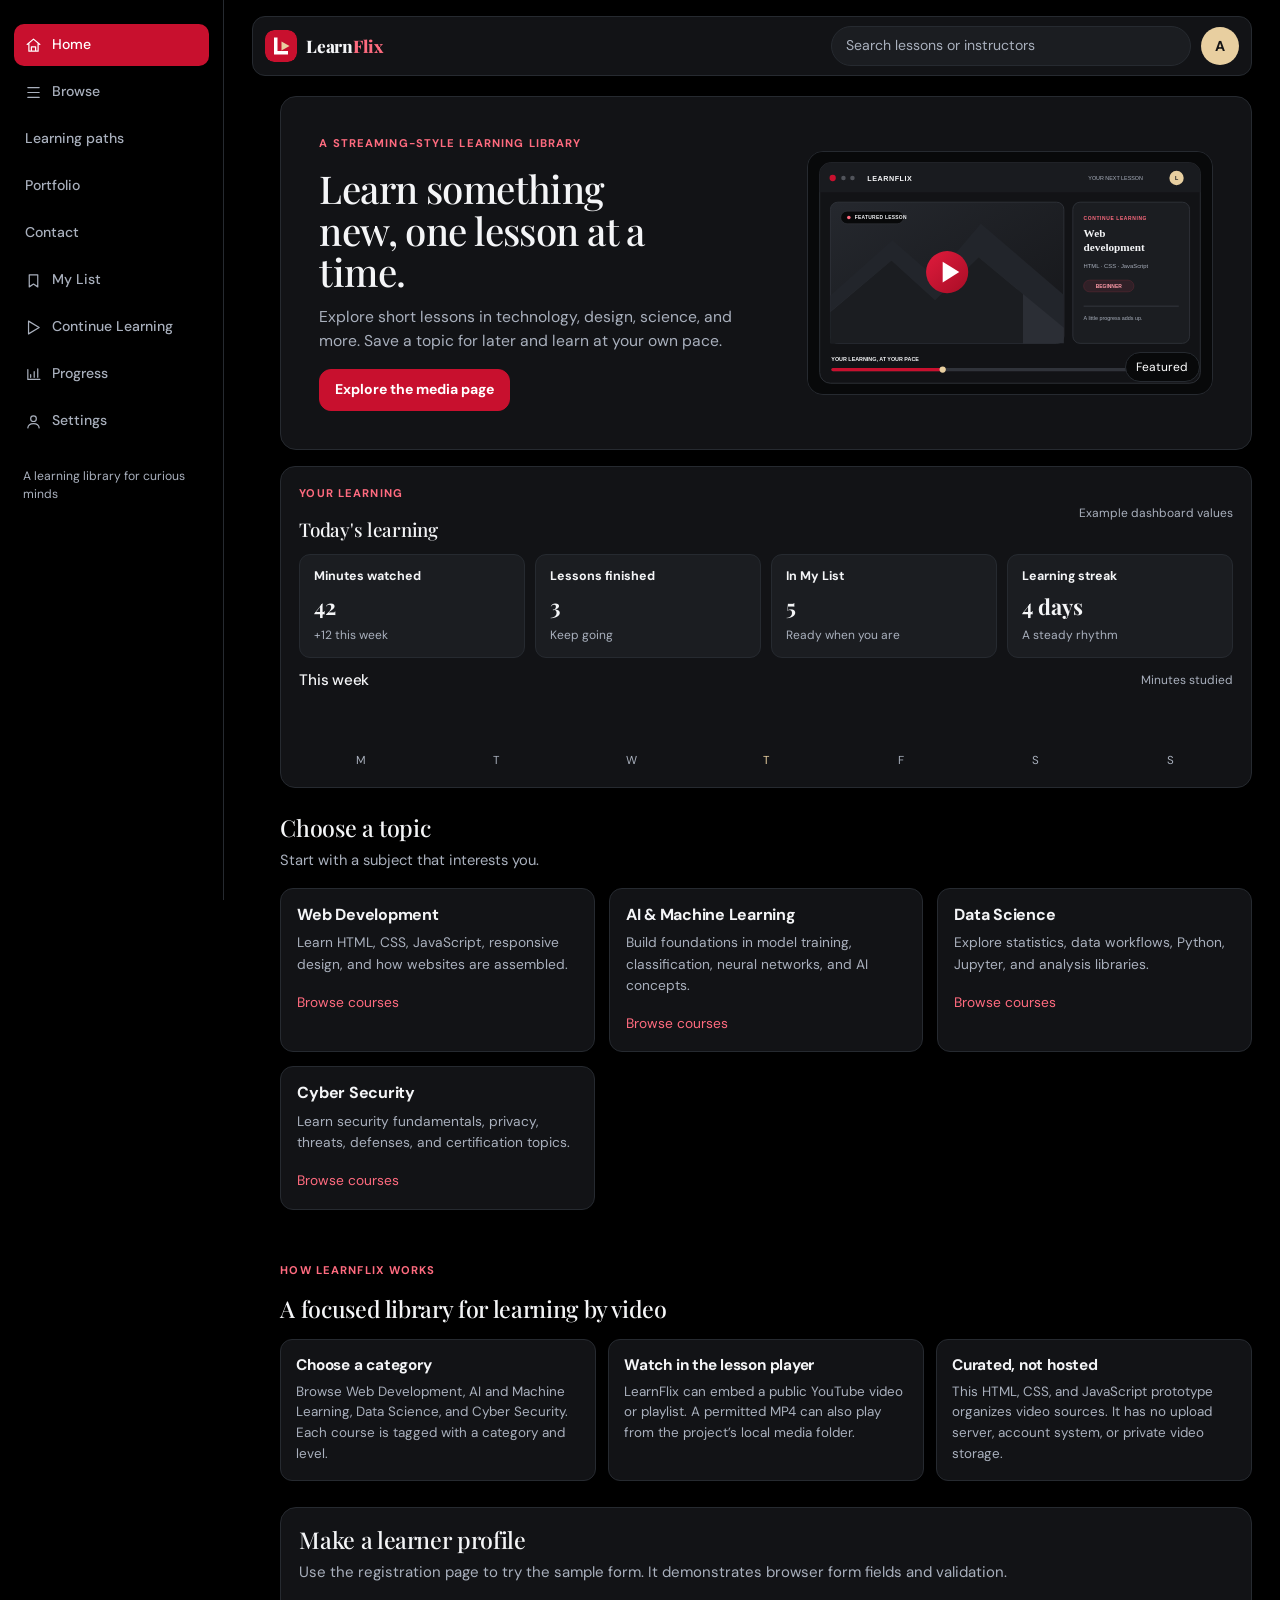
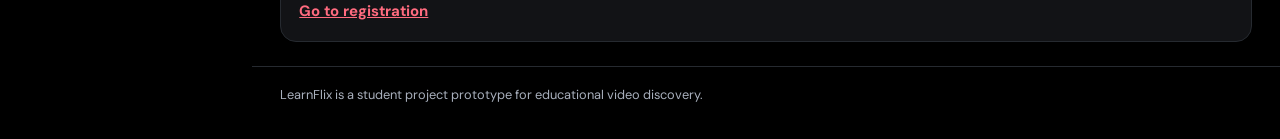
<file: index.html>
<!doctype html>
<html lang="en">
  <head>
    <meta charset="utf-8" />
    <meta name="viewport" content="width=device-width, initial-scale=1" />
    <meta
      name="description"
      content="Explore LearnFlix, a student-built library for finding and watching educational videos by subject."
    />
    <meta name="theme-color" content="#08090a" />
    <title>LearnFlix | Learn something new</title>
    <link rel="preconnect" href="https://fonts.googleapis.com" />
    <link rel="preconnect" href="https://fonts.gstatic.com" crossorigin />
    <link
      href="https://fonts.googleapis.com/css2?family=DM+Sans:wght@400;500;700&family=Playfair+Display:wght@700;800&display=swap"
      rel="stylesheet"
    />
    <link
      href="https://cdn.jsdelivr.net/npm/bootstrap@5.3.8/dist/css/bootstrap.min.css"
      rel="stylesheet"
      integrity="sha384-sRIl4kxILFvY47J16cr9ZwB07vP4J8+LH7qKQnuqkuIAvNWLzeN8tE5YBujZqJLB"
      crossorigin="anonymous"
    />
    <link rel="stylesheet" href="css/home.css" />
    <link rel="stylesheet" href="css/layout-polish.css" />
    <link rel="icon" href="images/learnflix-mark.svg" type="image/svg+xml" />
  </head>
  <body>
    <aside
      class="sidebar offcanvas-lg offcanvas-start"
      tabindex="-1"
      id="learnflixSidebar"
      aria-label="LearnFlix navigation"
    >
      <div class="offcanvas-header">
        <a class="brand" href="index.html">Learn<span>Flix</span></a
        ><button
          type="button"
          class="btn-close btn-close-white d-lg-none"
          data-bs-dismiss="offcanvas"
          aria-label="Close navigation"
        ></button>
      </div>
      <nav class="sidebar-nav offcanvas-body">
        <a class="side-link active" href="index.html" aria-current="page"
          ><svg class="nav-icon" viewBox="0 0 24 24" aria-hidden="true">
            <path d="M3 10.5 12 3l9 7.5M5.5 9v11h13V9M9 20v-6h6v6" /></svg
          ><span>Home</span></a
        ><a class="side-link" href="media.html"
          ><svg class="nav-icon" viewBox="0 0 24 24" aria-hidden="true">
            <path d="M4 5h16M4 12h16M4 19h16" /></svg
          ><span>Browse</span></a
        ><a class="side-link" href="services.html"
          ><span>Learning paths</span></a
        >
        <a class="side-link" href="portfolio.html"><span>Portfolio</span></a>
        <a class="side-link" href="contact.html"><span>Contact</span></a>
        <a class="side-link" href="index.html#my-list"
          ><svg class="nav-icon" viewBox="0 0 24 24" aria-hidden="true">
            <path d="M6 4h12v17l-6-4-6 4z" /></svg
          ><span>My List</span></a
        ><a class="side-link" href="media.html#continue"
          ><svg class="nav-icon" viewBox="0 0 24 24" aria-hidden="true">
            <path d="M5 3v18l15-9z" /></svg
          ><span>Continue Learning</span></a
        ><a class="side-link" href="index.html#progress"
          ><svg class="nav-icon" viewBox="0 0 24 24" aria-hidden="true">
            <path d="M4 19V5m0 14h17M8 16v-4m5 4V8m5 8V4" /></svg
          ><span>Progress</span></a
        ><a class="side-link" href="register.html#settings"
          ><svg class="nav-icon" viewBox="0 0 24 24" aria-hidden="true">
            <path
              d="M12 12a4 4 0 1 0 0-8 4 4 0 0 0 0 8zm-8 9c.5-4 3-6 8-6s7.5 2 8 6"
            /></svg
          ><span>Settings</span></a
        >
        <p class="sidebar-note">A learning library for curious minds</p>
      </nav>
    </aside>
    <header class="site-header">
      <a class="brand" href="index.html" aria-label="LearnFlix home">
        <img src="images/learnflix-mark.svg" alt="" width="32" height="32" />
        <span class="brand-learn">Learn</span
        ><span class="brand-flix">Flix</span>
      </a>
      <button
        class="btn btn-outline-light menu-button d-lg-none"
        type="button"
        data-bs-toggle="offcanvas"
        data-bs-target="#learnflixSidebar"
        aria-controls="learnflixSidebar"
      >
        Menu
      </button>
      <nav aria-label="Main navigation">
        <a href="index.html" aria-current="page">Home</a>
        <a href="media.html">Media and Info</a>
        <a href="register.html">Register</a>
        <a href="services.html">Learning paths</a>
        <a href="portfolio.html">Portfolio</a>
        <a href="contact.html">Contact</a>
      </nav>
      <div class="topbar-tools">
        <form
          class="header-search"
          role="search"
          action="media.html#library-title"
          method="get"
        >
          <label class="visually-hidden" for="header-search"
            >Search lessons or instructors</label
          >
          <input
            id="header-search"
            name="q"
            type="search"
            placeholder="Search lessons or instructors"
          />
        </form>
        <a
          class="profile"
          href="register.html"
          aria-label="Open learner profile"
          >A</a
        >
      </div>
    </header>

    <main>
      <section id="hero" class="hero">
        <div class="hero-copy">
          <p class="eyebrow">A streaming-style learning library</p>
          <h1>Learn something new, one lesson at a time.</h1>
          <p>
            Explore short lessons in technology, design, science, and more. Save
            a topic for later and learn at your own pace.
          </p>
          <a class="button-link" href="media.html">Explore the media page</a>
        </div>
        <div class="hero-art-wrap">
          <img
            class="hero-image"
            src="images/learnflix-hero.svg"
            alt="LearnFlix course player showing a featured web development lesson"
          /><span class="duration-badge">Featured</span>
        </div>
      </section>

      <section
        class="dashboard-card"
        id="progress"
        aria-labelledby="stats-title"
      >
        <div class="dashboard-heading">
          <div>
            <p class="eyebrow">Your learning</p>
            <h2 id="stats-title">Today's learning</h2>
          </div>
          <span class="dashboard-note">Example dashboard values</span>
        </div>
        <div class="stats-grid">
          <article class="stat-tile">
            <span class="stat-label rose-text">Minutes watched</span
            ><strong>42</strong><small>+12 this week</small>
          </article>
          <article class="stat-tile">
            <span class="stat-label mint-text">Lessons finished</span
            ><strong>3</strong><small>Keep going</small>
          </article>
          <article class="stat-tile">
            <span class="stat-label sand-text">In My List</span
            ><strong>5</strong><small>Ready when you are</small>
          </article>
          <article class="stat-tile">
            <span class="stat-label blue-text">Learning streak</span
            ><strong>4 days</strong><small>A steady rhythm</small>
          </article>
        </div>
        <div class="weekly-heading">
          <h3>This week</h3>
          <span>Minutes studied</span>
        </div>
        <div
          class="weekly-chart"
          role="img"
          aria-label="Weekly activity from Monday through Sunday"
        >
          <div class="day-bar">
            <i class="bar-track height-42"></i><span>M</span>
          </div>
          <div class="day-bar">
            <i class="bar-track height-72"></i><span>T</span>
          </div>
          <div class="day-bar">
            <i class="bar-track height-52"></i><span>W</span>
          </div>
          <div class="day-bar today">
            <i class="bar-track height-96"></i><span>T</span>
          </div>
          <div class="day-bar">
            <i class="bar-track height-64"></i><span>F</span>
          </div>
          <div class="day-bar">
            <i class="bar-track height-28"></i><span>S</span>
          </div>
          <div class="day-bar">
            <i class="bar-track height-18"></i><span>S</span>
          </div>
        </div>
      </section>

      <section class="content-section" aria-labelledby="topics-title">
        <h2 id="topics-title">Choose a topic</h2>
        <p class="section-intro">Start with a subject that interests you.</p>
        <div class="topic-list">
          <article class="topic-card">
            <h3>Web Development</h3>
            <p>
              Learn HTML, CSS, JavaScript, responsive design, and how websites
              are assembled.
            </p>
            <a href="media.html#library-title">Browse courses</a>
          </article>
          <article class="topic-card">
            <h3>AI &amp; Machine Learning</h3>
            <p>
              Build foundations in model training, classification, neural
              networks, and AI concepts.
            </p>
            <a href="media.html#library-title">Browse courses</a>
          </article>
          <article class="topic-card">
            <h3>Data Science</h3>
            <p>
              Explore statistics, data workflows, Python, Jupyter, and analysis
              libraries.
            </p>
            <a href="media.html#library-title">Browse courses</a>
          </article>
          <article class="topic-card">
            <h3>Cyber Security</h3>
            <p>
              Learn security fundamentals, privacy, threats, defenses, and
              certification topics.
            </p>
            <a href="media.html#library-title">Browse courses</a>
          </article>
        </div>
      </section>

      <section
        class="content-section platform-info"
        aria-labelledby="platform-info-title"
      >
        <p class="eyebrow">How LearnFlix works</p>
        <h2 id="platform-info-title">
          A focused library for learning by video
        </h2>
        <div class="platform-info-grid">
          <article>
            <h3>Choose a category</h3>
            <p>
              Browse Web Development, AI and Machine Learning, Data Science,
              and Cyber Security. Each course is tagged with a category and
              level.
            </p>
          </article>
          <article>
            <h3>Watch in the lesson player</h3>
            <p>
              LearnFlix can embed a public YouTube video or playlist. A
              permitted MP4 can also play from the project’s local media folder.
            </p>
          </article>
          <article>
            <h3>Curated, not hosted</h3>
            <p>
              This HTML, CSS, and JavaScript prototype organizes video sources.
              It has no upload server, account system, or private video storage.
            </p>
          </article>
        </div>
      </section>

      <section class="content-section callout" id="my-list">
        <h2>Make a learner profile</h2>
        <p>
          Use the registration page to try the sample form. It demonstrates
          browser form fields and validation.
        </p>
        <a class="text-link" href="register.html">Go to registration</a>
      </section>
    </main>

    <footer class="site-footer">
      <p>
        LearnFlix is a student project prototype for educational video
        discovery.
      </p>
    </footer>
    <script
      src="https://cdn.jsdelivr.net/npm/bootstrap@5.3.8/dist/js/bootstrap.bundle.min.js"
      integrity="sha384-FKyoEForCGlyvwx9Hj09JcYn3nv7wiPVlz7YYwJrWVcXK/BmnVDxM+D2scQbITxI"
      crossorigin="anonymous"
    ></script>
  </body>
</html>
</file>
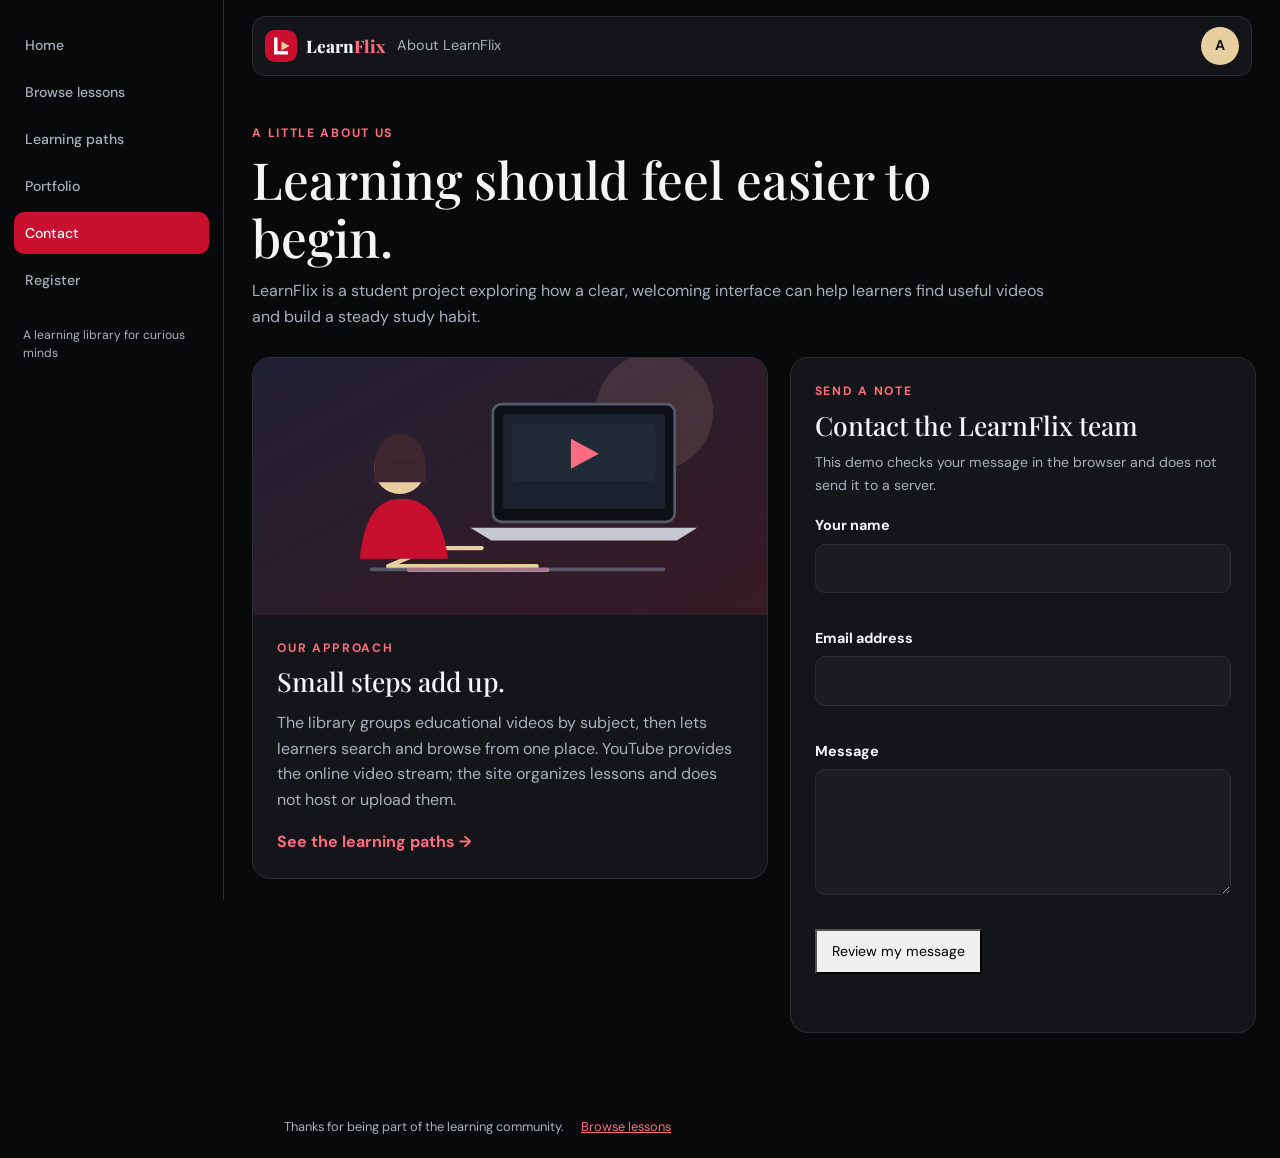
<file: contact.html>
<!doctype html>
<html lang="en">
  <head>
    <meta charset="utf-8" />
    <meta name="viewport" content="width=device-width, initial-scale=1" />
    <meta
      name="description"
      content="Learn about the LearnFlix student project and try its client-side contact form demonstration."
    />
    <meta name="theme-color" content="#08090a" />
    <title>LearnFlix | About and Contact</title>
    <link rel="preconnect" href="https://fonts.googleapis.com" />
    <link rel="preconnect" href="https://fonts.gstatic.com" crossorigin />
    <link
      href="https://fonts.googleapis.com/css2?family=DM+Sans:wght@400;500;700&family=Playfair+Display:wght@700;800&display=swap"
      rel="stylesheet"
    />
    <link
      href="https://cdn.jsdelivr.net/npm/bootstrap@5.3.8/dist/css/bootstrap.min.css"
      rel="stylesheet"
      integrity="sha384-sRIl4kxILFvY47J16cr9ZwB07vP4J8+LH7qKQnuqkuIAvNWLzeN8tE5YBujZqJLB"
      crossorigin="anonymous"
    />
    <link rel="stylesheet" href="css/site-shell.css" />
    <link rel="stylesheet" href="css/layout-polish.css" />
    <link rel="stylesheet" href="css/contact.css" />
    <link rel="icon" href="images/learnflix-mark.svg" type="image/svg+xml" />
  </head>
  <body>
    <aside
      class="sidebar offcanvas-lg offcanvas-start"
      tabindex="-1"
      id="learnflixSidebar"
      aria-label="LearnFlix navigation"
    >
      <div class="offcanvas-header">
        <a class="brand" href="index.html">Learn<span>Flix</span></a
        ><button
          type="button"
          class="btn-close btn-close-white d-lg-none"
          data-bs-dismiss="offcanvas"
          aria-label="Close navigation"
        ></button>
      </div>
      <nav class="sidebar-nav offcanvas-body">
        <a class="side-link" href="index.html"><span>Home</span></a>
        <a class="side-link" href="media.html"><span>Browse lessons</span></a>
        <a class="side-link" href="services.html"
          ><span>Learning paths</span></a
        >
        <a class="side-link" href="portfolio.html"><span>Portfolio</span></a>
        <a class="side-link active" href="contact.html" aria-current="page"
          ><span>Contact</span></a
        >
        <a class="side-link" href="register.html"><span>Register</span></a>
        <p class="sidebar-note">A learning library for curious minds</p>
      </nav>
    </aside>

    <header class="site-header contact-header">
      <a class="brand" href="index.html" aria-label="LearnFlix home">
        <img src="images/learnflix-mark.svg" alt="" width="32" height="32" />
        <span class="brand-learn">Learn</span
        ><span class="brand-flix">Flix</span>
      </a>
      <button
        class="btn btn-outline-light menu-button d-lg-none"
        type="button"
        data-bs-toggle="offcanvas"
        data-bs-target="#learnflixSidebar"
        aria-controls="learnflixSidebar"
      >
        Menu
      </button>
      <p class="header-label">About LearnFlix</p>
      <a class="profile" href="register.html" aria-label="Open learner profile"
        >A</a
      >
    </header>

    <main class="contact-main">
      <section class="contact-intro" aria-labelledby="contact-title">
        <p class="eyebrow">A little about us</p>
        <h1 id="contact-title">Learning should feel easier to begin.</h1>
        <p>
          LearnFlix is a student project exploring how a clear, welcoming
          interface can help learners find useful videos and build a steady
          study habit.
        </p>
      </section>

      <div class="contact-layout">
        <section class="about-card" aria-labelledby="about-title">
          <div class="about-art">
            <img
              src="images/study-session.svg"
              alt="A learner watching a lesson and taking notes"
            />
          </div>
          <div class="about-copy">
            <p class="eyebrow">Our approach</p>
            <h2 id="about-title">Small steps add up.</h2>
            <p>
              The library groups educational videos by subject, then lets
              learners search and browse from one place. YouTube provides the
              online video stream; the site organizes lessons and does not host
              or upload them.
            </p>
            <a href="services.html"
              >See the learning paths <span aria-hidden="true">→</span></a
            >
          </div>
        </section>

        <section class="contact-card" aria-labelledby="form-title">
          <p class="eyebrow">Send a note</p>
          <h2 id="form-title">Contact the LearnFlix team</h2>
          <p class="form-note">
            This demo checks your message in the browser and does not send it to
            a server.
          </p>
          <form id="contact-form" novalidate>
            <div class="field-group">
              <label for="contact-name">Your name</label>
              <input
                id="contact-name"
                name="name"
                type="text"
                autocomplete="name"
                aria-describedby="name-error"
                minlength="2"
                maxlength="60"
                required
              />
              <span class="field-error" id="name-error"></span>
            </div>
            <div class="field-group">
              <label for="contact-email">Email address</label>
              <input
                id="contact-email"
                name="email"
                type="email"
                autocomplete="email"
                aria-describedby="email-error"
                required
              />
              <span class="field-error" id="email-error"></span>
            </div>
            <div class="field-group">
              <label for="contact-message">Message</label>
              <textarea
                id="contact-message"
                name="message"
                rows="4"
                aria-describedby="message-error"
                minlength="10"
                maxlength="500"
                required
              ></textarea>
              <span class="field-error" id="message-error"></span>
            </div>
            <button class="button-link submit-button" type="submit">
              Review my message
            </button>
            <p
              class="form-feedback"
              id="form-feedback"
              role="status"
              aria-live="polite"
            ></p>
          </form>
        </section>
      </div>
    </main>

    <footer class="site-footer">
      <p>Thanks for being part of the learning community.</p>
      <a href="media.html">Browse lessons</a>
    </footer>
    <script
      src="https://cdn.jsdelivr.net/npm/bootstrap@5.3.8/dist/js/bootstrap.bundle.min.js"
      integrity="sha384-FKyoEForCGlyvwx9Hj09JcYn3nv7wiPVlz7YYwJrWVcXK/BmnVDxM+D2scQbITxI"
      crossorigin="anonymous"
    ></script>
    <script src="js/contact.js"></script>
  </body>
</html>
</file>
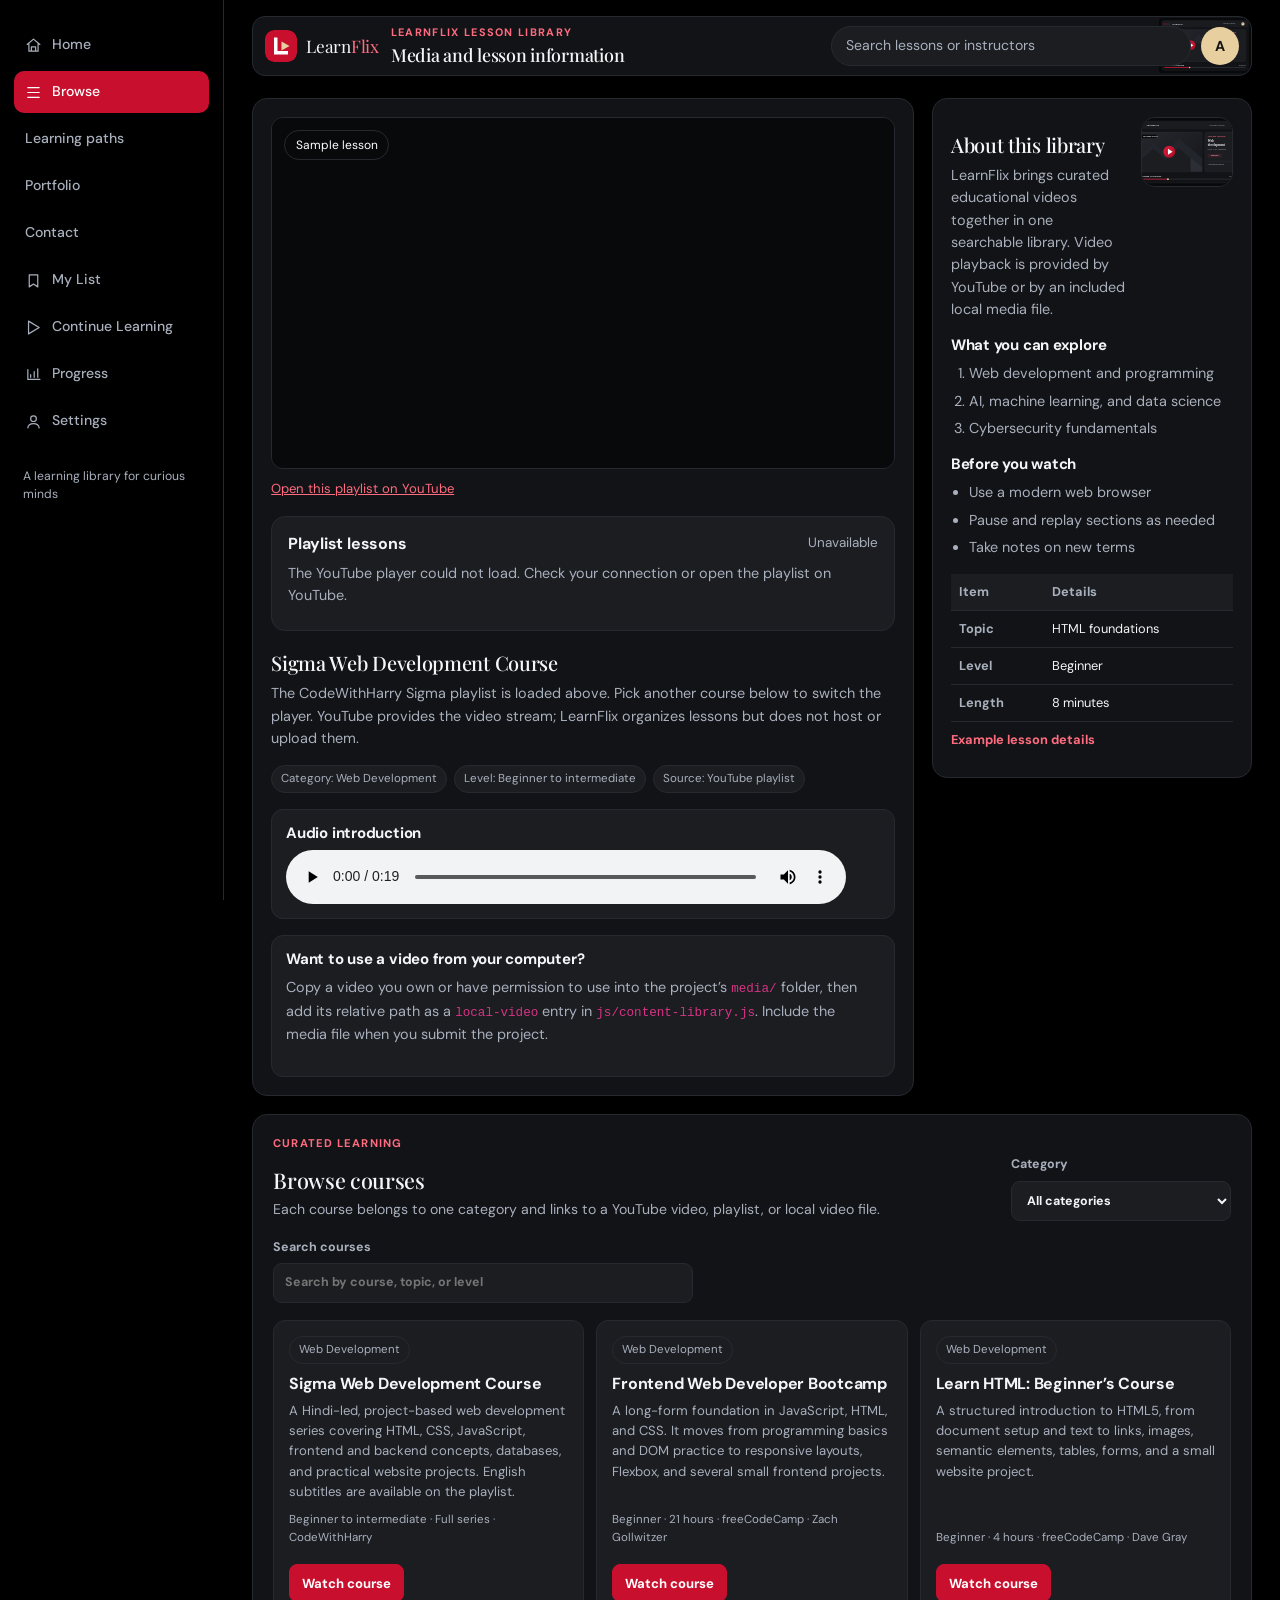
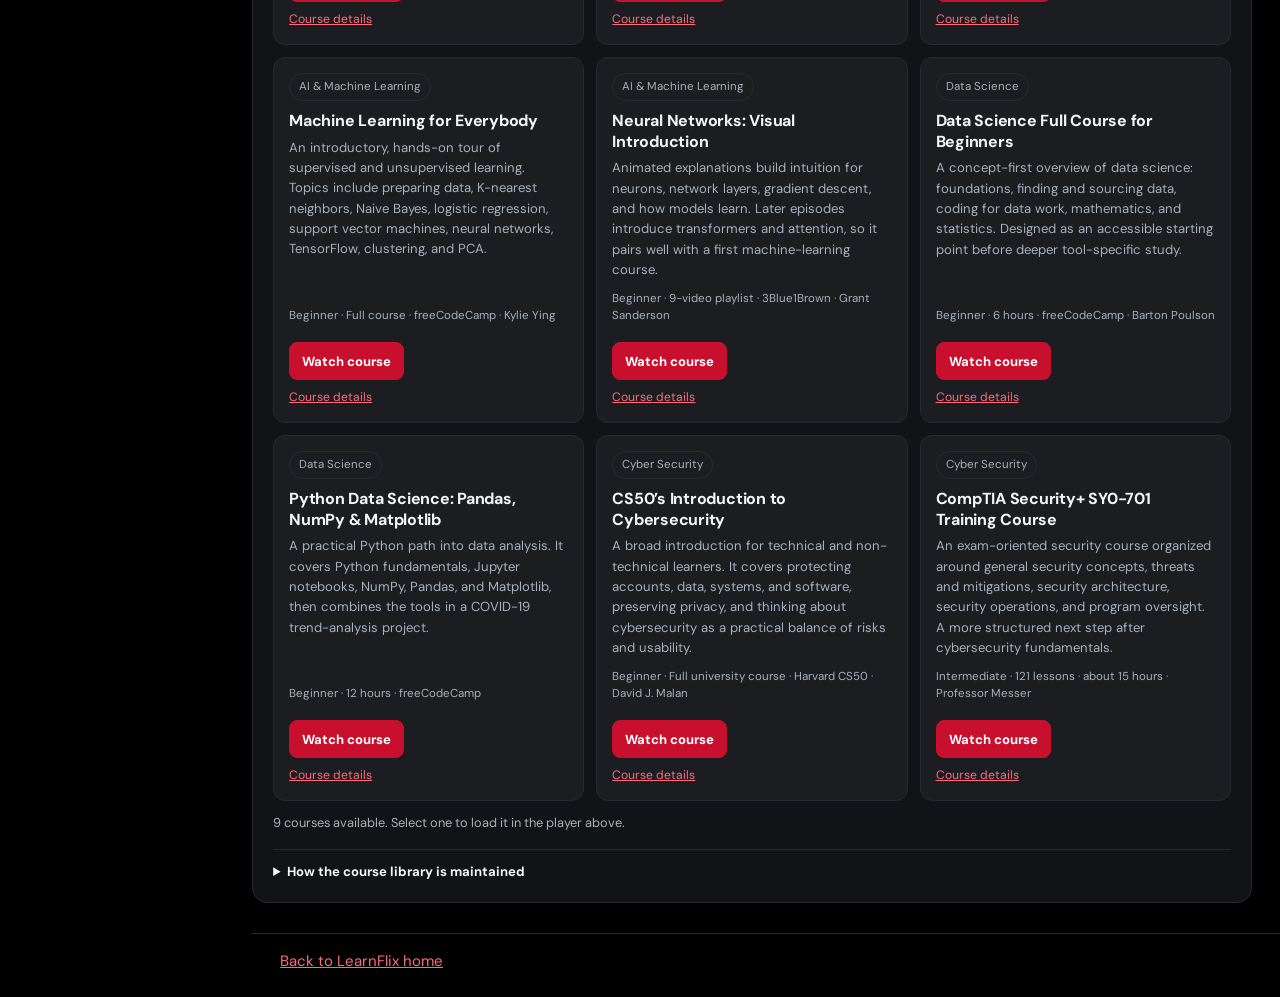
<file: media.html>
<!doctype html>
<html lang="en">
  <head>
    <meta charset="utf-8" />
    <meta name="viewport" content="width=device-width, initial-scale=1" />
    <meta
      name="description"
      content="Search and filter LearnFlix courses, then watch public YouTube videos and playlists in the lesson player."
    />
    <meta name="theme-color" content="#08090a" />
    <title>LearnFlix | Media and Info</title>
    <link rel="preconnect" href="https://fonts.googleapis.com" />
    <link rel="preconnect" href="https://fonts.gstatic.com" crossorigin />
    <link
      href="https://fonts.googleapis.com/css2?family=DM+Sans:wght@400;500;700&family=Playfair+Display:wght@700;800&display=swap"
      rel="stylesheet"
    />
    <link
      href="https://cdn.jsdelivr.net/npm/bootstrap@5.3.8/dist/css/bootstrap.min.css"
      rel="stylesheet"
      integrity="sha384-sRIl4kxILFvY47J16cr9ZwB07vP4J8+LH7qKQnuqkuIAvNWLzeN8tE5YBujZqJLB"
      crossorigin="anonymous"
    />
    <link rel="stylesheet" href="css/media.css" />
    <link rel="stylesheet" href="css/layout-polish.css" />
    <link rel="icon" href="images/learnflix-mark.svg" type="image/svg+xml" />
  </head>
  <body>
    <aside
      class="sidebar offcanvas-lg offcanvas-start"
      tabindex="-1"
      id="learnflixSidebar"
      aria-label="LearnFlix navigation"
    >
      <div class="offcanvas-header">
        <a class="brand" href="index.html">Learn<span>Flix</span></a
        ><button
          type="button"
          class="btn-close btn-close-white d-lg-none"
          data-bs-dismiss="offcanvas"
          aria-label="Close navigation"
        ></button>
      </div>
      <nav class="sidebar-nav offcanvas-body">
        <a class="side-link" href="index.html"
          ><svg class="nav-icon" viewBox="0 0 24 24" aria-hidden="true">
            <path d="M3 10.5 12 3l9 7.5M5.5 9v11h13V9M9 20v-6h6v6" /></svg
          ><span>Home</span></a
        ><a class="side-link active" href="media.html" aria-current="page"
          ><svg class="nav-icon" viewBox="0 0 24 24" aria-hidden="true">
            <path d="M4 5h16M4 12h16M4 19h16" /></svg
          ><span>Browse</span></a
        ><a class="side-link" href="services.html"
          ><span>Learning paths</span></a
        >
        <a class="side-link" href="portfolio.html"><span>Portfolio</span></a>
        <a class="side-link" href="contact.html"><span>Contact</span></a>
        <a class="side-link" href="index.html#my-list"
          ><svg class="nav-icon" viewBox="0 0 24 24" aria-hidden="true">
            <path d="M6 4h12v17l-6-4-6 4z" /></svg
          ><span>My List</span></a
        ><a class="side-link" href="media.html#continue"
          ><svg class="nav-icon" viewBox="0 0 24 24" aria-hidden="true">
            <path d="M5 3v18l15-9z" /></svg
          ><span>Continue Learning</span></a
        ><a class="side-link" href="index.html#progress"
          ><svg class="nav-icon" viewBox="0 0 24 24" aria-hidden="true">
            <path d="M4 19V5m0 14h17M8 16v-4m5 4V8m5 8V4" /></svg
          ><span>Progress</span></a
        ><a class="side-link" href="register.html#settings"
          ><svg class="nav-icon" viewBox="0 0 24 24" aria-hidden="true">
            <path
              d="M12 12a4 4 0 1 0 0-8 4 4 0 0 0 0 8zm-8 9c.5-4 3-6 8-6s7.5 2 8 6"
            /></svg
          ><span>Settings</span></a
        >
        <p class="sidebar-note">A learning library for curious minds</p>
      </nav>
    </aside>
    <header class="media-header">
      <a class="brand" href="index.html" aria-label="LearnFlix home">
        <img src="images/learnflix-mark.svg" alt="" width="32" height="32" />
        <span class="brand-learn">Learn</span
        ><span class="brand-flix">Flix</span>
      </a>
      <div>
        <p class="kicker">LearnFlix lesson library</p>
        <h1>Media and lesson information</h1>
      </div>
      <button
        class="btn btn-outline-light menu-button d-lg-none"
        type="button"
        data-bs-toggle="offcanvas"
        data-bs-target="#learnflixSidebar"
        aria-controls="learnflixSidebar"
      >
        Menu
      </button>
      <nav aria-label="Main navigation">
        <a href="index.html">Home</a>
        <a href="media.html" aria-current="page">Media and Info</a>
        <a href="register.html">Register</a>
        <a href="services.html">Learning paths</a>
        <a href="portfolio.html">Portfolio</a>
        <a href="contact.html">Contact</a>
      </nav>
      <div class="topbar-tools">
        <form
          class="header-search"
          role="search"
          action="media.html#library-title"
          method="get"
        >
          <label class="visually-hidden" for="header-search"
            >Search lessons or instructors</label
          >
          <input
            id="header-search"
            name="q"
            type="search"
            placeholder="Search lessons or instructors"
          />
        </form>
        <a
          class="profile"
          href="register.html"
          aria-label="Open learner profile"
          >A</a
        >
      </div>
    </header>

    <main class="media-layout">
      <section class="lesson-panel" aria-labelledby="lesson-title">
        <div class="video-wrap" id="continue">
          <span class="lesson-badge">Sample lesson</span>
          <div
            class="youtube-playlist"
            id="active-youtube-player"
            aria-label="LearnFlix educational lesson playlist"
          ></div>
          <video
            class="youtube-playlist local-library-player"
            id="active-local-player"
            controls
            playsinline
            preload="metadata"
            hidden
            aria-label="Selected local lesson video"
          >
            <source id="active-local-source" src="" type="video/mp4" />
            Your browser cannot play this video.
          </video>
        </div>
        <a
          class="source-fallback"
          id="source-fallback"
          href="https://www.youtube.com/playlist?list=PLu0W_9lII9agq5TrH9XLIKQvv0iaF2X3w"
          target="_blank"
          rel="noopener noreferrer"
          >Open this playlist on YouTube</a
        >
        <section
          class="playlist-queue"
          id="playlist-queue"
          aria-labelledby="playlist-queue-title"
        >
          <div class="playlist-queue-heading">
            <h3 id="playlist-queue-title">Playlist lessons</h3>
            <span id="playlist-count" class="playlist-count">Loading…</span>
          </div>
          <p id="playlist-status" class="playlist-status" aria-live="polite">
            Loading the playlist lesson list…
          </p>
          <ol
            class="playlist-items"
            id="playlist-items"
            aria-label="Lessons in selected playlist"
          ></ol>
        </section>
        <h2 id="lesson-title">Sigma Web Development Course</h2>
        <p id="lesson-summary">
          The CodeWithHarry Sigma playlist is loaded above. Pick another course
          below to switch the player. YouTube provides the video stream;
          LearnFlix organizes lessons but does not host or upload them.
        </p>
        <div
          class="selected-course-meta"
          id="selected-course-meta"
          aria-live="polite"
        >
          <span>Category: Web Development</span
          ><span>Level: Beginner to intermediate</span
          ><span>Source: YouTube playlist</span>
        </div>
        <div class="audio-box">
          <h3>Audio introduction</h3>
          <audio controls preload="metadata">
            <source src="media/sample-intro.wav" type="audio/wav" />
            Your browser cannot play this audio. Open the project in a modern
            browser.
          </audio>
        </div>
        <section class="local-video-card" aria-labelledby="html-video-title">
          <h3 id="html-video-title">Want to use a video from your computer?</h3>
          <p>
            Copy a video you own or have permission to use into the project’s
            <code>media/</code> folder, then add its relative path as a
            <code>local-video</code> entry in
            <code>js/content-library.js</code>. Include the media file when you
            submit the project.
          </p>
        </section>
      </section>

      <aside class="info-panel" aria-labelledby="info-title">
        <img
          class="info-image"
          src="images/learnflix-hero.svg"
          alt="LearnFlix course player illustration"
        />
        <h2 id="info-title">About this library</h2>
        <p class="summary">
          LearnFlix brings curated educational videos together in one searchable
          library. Video playback is provided by YouTube or by an included local
          media file.
        </p>
        <h3>What you can explore</h3>
        <ol>
          <li>Web development and programming</li>
          <li>AI, machine learning, and data science</li>
          <li>Cybersecurity fundamentals</li>
        </ol>
        <h3>Before you watch</h3>
        <ul>
          <li>Use a modern web browser</li>
          <li>Pause and replay sections as needed</li>
          <li>Take notes on new terms</li>
        </ul>
        <div class="table-scroll">
          <table>
            <caption>
              Example lesson details
            </caption>
            <thead>
              <tr>
                <th scope="col">Item</th>
                <th scope="col">Details</th>
              </tr>
            </thead>
            <tbody>
              <tr>
                <th scope="row">Topic</th>
                <td>HTML foundations</td>
              </tr>
              <tr>
                <th scope="row">Level</th>
                <td>Beginner</td>
              </tr>
              <tr>
                <th scope="row">Length</th>
                <td>8 minutes</td>
              </tr>
            </tbody>
          </table>
        </div>
      </aside>

      <section class="library-browser" aria-labelledby="library-title">
        <div class="library-heading">
          <div>
            <p class="eyebrow">Curated learning</p>
            <h2 id="library-title">Browse courses</h2>
            <p>
              Each course belongs to one category and links to a YouTube video,
              playlist, or local video file.
            </p>
          </div>
          <label class="category-filter" for="category-filter"
            >Category<select id="category-filter">
              <option value="all">All categories</option>
            </select></label
          >
        </div>
        <label class="library-search" for="library-search"
          >Search courses<input
            id="library-search"
            type="search"
            placeholder="Search by course, topic, or level"
        /></label>
        <div class="course-grid" id="course-grid" aria-live="polite"></div>
        <p class="library-note" id="library-status">
          Loading available courses…
        </p>
        <details class="content-guidance">
          <summary>How the course library is maintained</summary>
          <p>
            For this client-side project, course entries live in one JavaScript
            file. Add a course there with a unique ID, title, category, level,
            description, and source. Use a YouTube playlist ID for an online
            playlist, or a project-relative MP4 path for a local video. The page
            creates the category filter and course cards from that list.
          </p>
          <p>
            There is no server or admin upload screen in this version. Updating
            the library means editing the file and sharing the updated project
            folder. YouTube videos require an internet connection and may be
            unavailable if their owner blocks embedding or removes them. Preview
            the site through a local web server such as VS Code Live Server;
            embedded playback can fail when a page is opened directly as a local
            file.
          </p>
        </details>
      </section>
    </main>
    <footer><a href="index.html">Back to LearnFlix home</a></footer>
    <script
      src="https://cdn.jsdelivr.net/npm/bootstrap@5.3.8/dist/js/bootstrap.bundle.min.js"
      integrity="sha384-FKyoEForCGlyvwx9Hj09JcYn3nv7wiPVlz7YYwJrWVcXK/BmnVDxM+D2scQbITxI"
      crossorigin="anonymous"
    ></script>
    <script src="js/content-library.js"></script>
  </body>
</html>
</file>
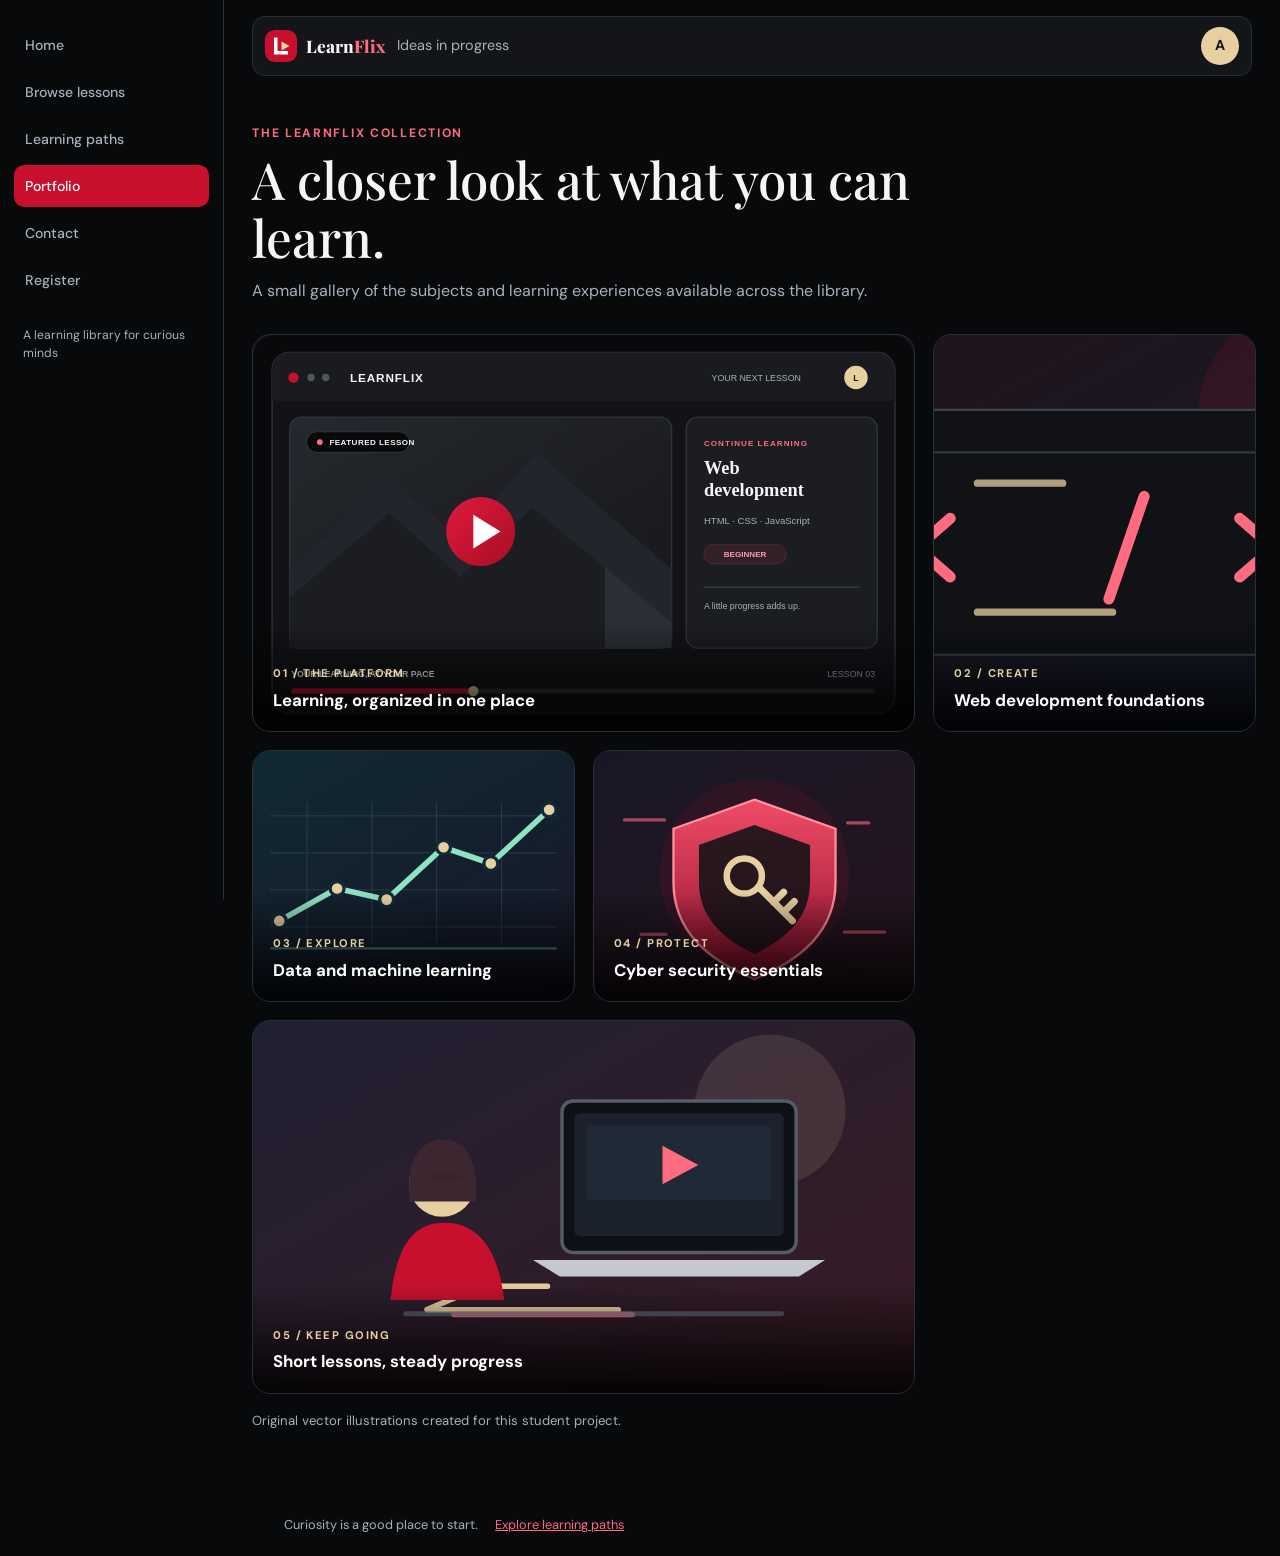
<file: portfolio.html>
<!doctype html>
<html lang="en">
  <head>
    <meta charset="utf-8" />
    <meta name="viewport" content="width=device-width, initial-scale=1" />
    <meta
      name="description"
      content="View the LearnFlix gallery of learning subjects and original project illustrations."
    />
    <meta name="theme-color" content="#08090a" />
    <title>LearnFlix | Learning Gallery</title>
    <link rel="preconnect" href="https://fonts.googleapis.com" />
    <link rel="preconnect" href="https://fonts.gstatic.com" crossorigin />
    <link
      href="https://fonts.googleapis.com/css2?family=DM+Sans:wght@400;500;700&family=Playfair+Display:wght@700;800&display=swap"
      rel="stylesheet"
    />
    <link
      href="https://cdn.jsdelivr.net/npm/bootstrap@5.3.8/dist/css/bootstrap.min.css"
      rel="stylesheet"
      integrity="sha384-sRIl4kxILFvY47J16cr9ZwB07vP4J8+LH7qKQnuqkuIAvNWLzeN8tE5YBujZqJLB"
      crossorigin="anonymous"
    />
    <link rel="stylesheet" href="css/site-shell.css" />
    <link rel="stylesheet" href="css/layout-polish.css" />
    <link rel="stylesheet" href="css/portfolio.css" />
    <link rel="icon" href="images/learnflix-mark.svg" type="image/svg+xml" />
  </head>
  <body>
    <aside
      class="sidebar offcanvas-lg offcanvas-start"
      tabindex="-1"
      id="learnflixSidebar"
      aria-label="LearnFlix navigation"
    >
      <div class="offcanvas-header">
        <a class="brand" href="index.html">Learn<span>Flix</span></a
        ><button
          type="button"
          class="btn-close btn-close-white d-lg-none"
          data-bs-dismiss="offcanvas"
          aria-label="Close navigation"
        ></button>
      </div>
      <nav class="sidebar-nav offcanvas-body">
        <a class="side-link" href="index.html"><span>Home</span></a>
        <a class="side-link" href="media.html"><span>Browse lessons</span></a>
        <a class="side-link" href="services.html"
          ><span>Learning paths</span></a
        >
        <a class="side-link active" href="portfolio.html" aria-current="page"
          ><span>Portfolio</span></a
        >
        <a class="side-link" href="contact.html"><span>Contact</span></a>
        <a class="side-link" href="register.html"><span>Register</span></a>
        <p class="sidebar-note">A learning library for curious minds</p>
      </nav>
    </aside>

    <header class="site-header portfolio-header">
      <a class="brand" href="index.html" aria-label="LearnFlix home">
        <img src="images/learnflix-mark.svg" alt="" width="32" height="32" />
        <span class="brand-learn">Learn</span
        ><span class="brand-flix">Flix</span>
      </a>
      <button
        class="btn btn-outline-light menu-button d-lg-none"
        type="button"
        data-bs-toggle="offcanvas"
        data-bs-target="#learnflixSidebar"
        aria-controls="learnflixSidebar"
      >
        Menu
      </button>
      <p class="header-label">Ideas in progress</p>
      <a class="profile" href="register.html" aria-label="Open learner profile"
        >A</a
      >
    </header>

    <main class="portfolio-main">
      <section class="portfolio-intro" aria-labelledby="portfolio-title">
        <p class="eyebrow">The LearnFlix collection</p>
        <h1 id="portfolio-title">A closer look at what you can learn.</h1>
        <p>
          A small gallery of the subjects and learning experiences available
          across the library.
        </p>
      </section>

      <section class="gallery-grid" aria-label="Learning subject gallery">
        <figure class="gallery-item gallery-item-featured">
          <img
            src="images/learnflix-hero.svg"
            alt="LearnFlix course player illustration"
          />
          <figcaption>
            <span>01 / THE PLATFORM</span
            ><strong>Learning, organized in one place</strong>
          </figcaption>
        </figure>
        <figure class="gallery-item">
          <img
            src="images/web-development.svg"
            alt="Code editor illustration for web development"
          />
          <figcaption>
            <span>02 / CREATE</span><strong>Web development foundations</strong>
          </figcaption>
        </figure>
        <figure class="gallery-item">
          <img
            src="images/data-science.svg"
            alt="Data visualization illustration"
          />
          <figcaption>
            <span>03 / EXPLORE</span><strong>Data and machine learning</strong>
          </figcaption>
        </figure>
        <figure class="gallery-item">
          <img
            src="images/cyber-security.svg"
            alt="Digital security shield illustration"
          />
          <figcaption>
            <span>04 / PROTECT</span><strong>Cyber security essentials</strong>
          </figcaption>
        </figure>
        <figure class="gallery-item gallery-item-wide">
          <img
            src="images/study-session.svg"
            alt="Illustration of a learner watching a lesson and taking notes"
          />
          <figcaption>
            <span>05 / KEEP GOING</span
            ><strong>Short lessons, steady progress</strong>
          </figcaption>
        </figure>
      </section>
      <p class="gallery-note">
        Original vector illustrations created for this student project.
      </p>
    </main>

    <footer class="site-footer">
      <p>Curiosity is a good place to start.</p>
      <a href="services.html">Explore learning paths</a>
    </footer>
    <script
      src="https://cdn.jsdelivr.net/npm/bootstrap@5.3.8/dist/js/bootstrap.bundle.min.js"
      integrity="sha384-FKyoEForCGlyvwx9Hj09JcYn3nv7wiPVlz7YYwJrWVcXK/BmnVDxM+D2scQbITxI"
      crossorigin="anonymous"
    ></script>
  </body>
</html>
</file>
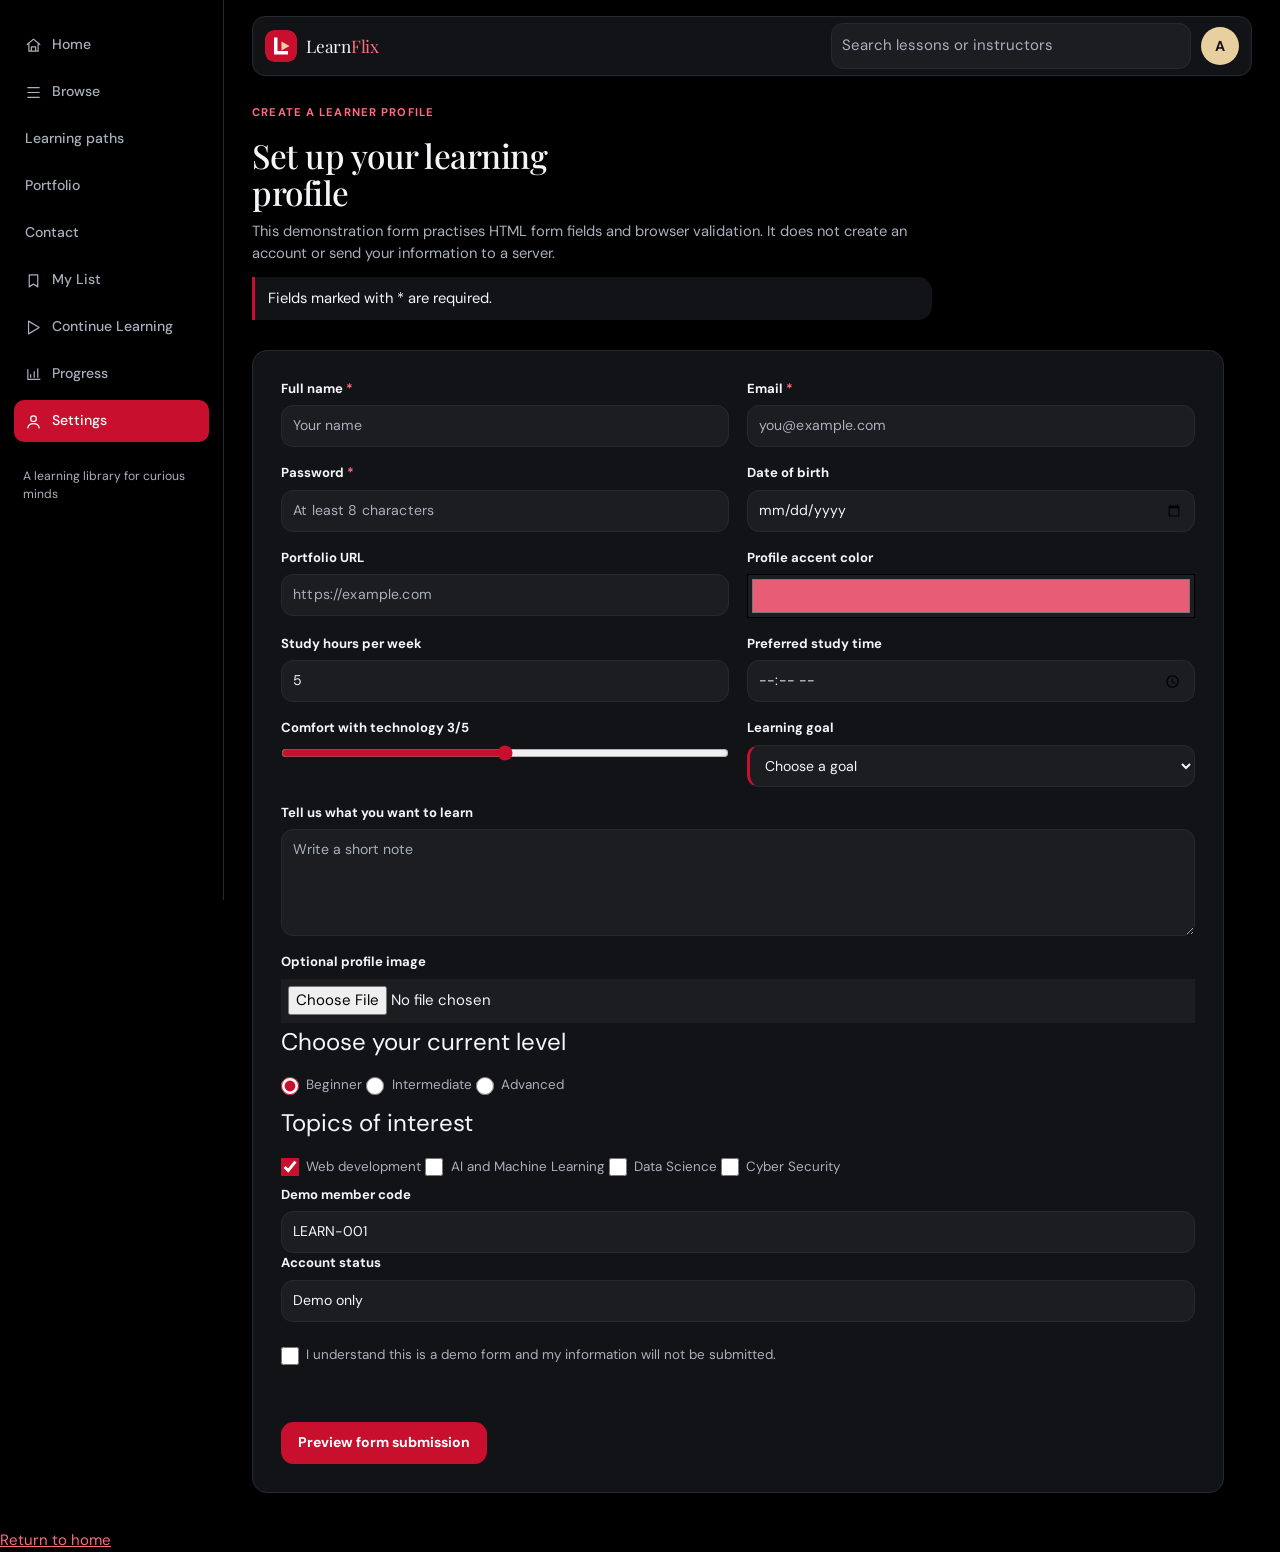
<file: register.html>
<!doctype html>
<html lang="en">
  <head>
    <meta charset="utf-8" />
    <meta name="viewport" content="width=device-width, initial-scale=1" />
    <meta
      name="description"
      content="Explore a sample learner profile form with HTML controls, browser validation, and a client-side preview."
    />
    <meta name="theme-color" content="#08090a" />
    <title>LearnFlix | Register</title>
    <link rel="preconnect" href="https://fonts.googleapis.com" />
    <link rel="preconnect" href="https://fonts.gstatic.com" crossorigin />
    <link
      href="https://fonts.googleapis.com/css2?family=DM+Sans:wght@400;500;700&family=Playfair+Display:wght@700;800&display=swap"
      rel="stylesheet"
    />
    <link
      href="https://cdn.jsdelivr.net/npm/bootstrap@5.3.8/dist/css/bootstrap.min.css"
      rel="stylesheet"
      integrity="sha384-sRIl4kxILFvY47J16cr9ZwB07vP4J8+LH7qKQnuqkuIAvNWLzeN8tE5YBujZqJLB"
      crossorigin="anonymous"
    />
    <link rel="stylesheet" href="css/register.css" />
    <link rel="stylesheet" href="css/layout-polish.css" />
    <link rel="icon" href="images/learnflix-mark.svg" type="image/svg+xml" />
  </head>
  <body>
    <aside
      class="sidebar offcanvas-lg offcanvas-start"
      tabindex="-1"
      id="learnflixSidebar"
      aria-label="LearnFlix navigation"
    >
      <div class="offcanvas-header">
        <a class="brand" href="index.html">Learn<span>Flix</span></a
        ><button
          type="button"
          class="btn-close btn-close-white d-lg-none"
          data-bs-dismiss="offcanvas"
          aria-label="Close navigation"
        ></button>
      </div>
      <nav class="sidebar-nav offcanvas-body">
        <a class="side-link" href="index.html"
          ><svg class="nav-icon" viewBox="0 0 24 24" aria-hidden="true">
            <path d="M3 10.5 12 3l9 7.5M5.5 9v11h13V9M9 20v-6h6v6" /></svg
          ><span>Home</span></a
        ><a class="side-link" href="media.html"
          ><svg class="nav-icon" viewBox="0 0 24 24" aria-hidden="true">
            <path d="M4 5h16M4 12h16M4 19h16" /></svg
          ><span>Browse</span></a
        ><a class="side-link" href="services.html"
          ><span>Learning paths</span></a
        >
        <a class="side-link" href="portfolio.html"><span>Portfolio</span></a>
        <a class="side-link" href="contact.html"><span>Contact</span></a>
        <a class="side-link" href="index.html#my-list"
          ><svg class="nav-icon" viewBox="0 0 24 24" aria-hidden="true">
            <path d="M6 4h12v17l-6-4-6 4z" /></svg
          ><span>My List</span></a
        ><a class="side-link" href="media.html#continue"
          ><svg class="nav-icon" viewBox="0 0 24 24" aria-hidden="true">
            <path d="M5 3v18l15-9z" /></svg
          ><span>Continue Learning</span></a
        ><a class="side-link" href="index.html#progress"
          ><svg class="nav-icon" viewBox="0 0 24 24" aria-hidden="true">
            <path d="M4 19V5m0 14h17M8 16v-4m5 4V8m5 8V4" /></svg
          ><span>Progress</span></a
        ><a
          class="side-link active"
          href="register.html#settings"
          aria-current="page"
          ><svg class="nav-icon" viewBox="0 0 24 24" aria-hidden="true">
            <path
              d="M12 12a4 4 0 1 0 0-8 4 4 0 0 0 0 8zm-8 9c.5-4 3-6 8-6s7.5 2 8 6"
            /></svg
          ><span>Settings</span></a
        >
        <p class="sidebar-note">A learning library for curious minds</p>
      </nav>
    </aside>
    <header class="register-header">
      <a class="brand" href="index.html" aria-label="LearnFlix home">
        <img src="images/learnflix-mark.svg" alt="" width="32" height="32" />
        <span class="brand-learn">Learn</span
        ><span class="brand-flix">Flix</span>
      </a>
      <button
        class="btn btn-outline-light menu-button d-lg-none"
        type="button"
        data-bs-toggle="offcanvas"
        data-bs-target="#learnflixSidebar"
        aria-controls="learnflixSidebar"
      >
        Menu
      </button>
      <nav aria-label="Main navigation">
        <a href="index.html">Home</a>
        <a href="media.html">Media and Info</a>
        <a href="register.html" aria-current="page">Register</a>
        <a href="services.html">Learning paths</a>
        <a href="portfolio.html">Portfolio</a>
        <a href="contact.html">Contact</a>
      </nav>
      <div class="topbar-tools">
        <form
          class="header-search"
          role="search"
          action="media.html#library-title"
          method="get"
        >
          <label class="visually-hidden" for="header-search"
            >Search lessons or instructors</label
          >
          <input
            id="header-search"
            name="q"
            type="search"
            placeholder="Search lessons or instructors"
          />
        </form>
        <a
          class="profile"
          href="register.html"
          aria-label="Open learner profile"
          >A</a
        >
      </div>
    </header>

    <main class="register-main">
      <section class="welcome-panel">
        <p class="eyebrow">Create a learner profile</p>
        <h1>Set up your learning profile</h1>
        <p>
          This demonstration form practises HTML form fields and browser
          validation. It does not create an account or send your information to
          a server.
        </p>
        <p class="side-note">
          Fields marked with <span aria-hidden="true">*</span> are required.
        </p>
      </section>

      <form class="register-form" id="settings">
        <div class="form-grid">
          <div class="field-group">
            <label class="required" for="full-name">Full name</label>
            <input
              id="full-name"
              name="full-name"
              type="text"
              autocomplete="name"
              required
              minlength="2"
              maxlength="60"
              placeholder="Your name"
            />
          </div>
          <div class="field-group">
            <label class="required" for="email">Email</label>
            <input
              id="email"
              name="email"
              type="email"
              autocomplete="email"
              required
              placeholder="you@example.com"
            />
          </div>
          <div class="field-group">
            <label class="required" for="password">Password</label>
            <input
              id="password"
              name="password"
              type="password"
              autocomplete="new-password"
              required
              minlength="8"
              maxlength="24"
              placeholder="At least 8 characters"
            />
          </div>
          <div class="field-group">
            <label for="birth-date">Date of birth</label>
            <input
              id="birth-date"
              name="birth-date"
              type="date"
              min="1950-01-01"
              max="2015-12-31"
            />
          </div>
          <div class="field-group">
            <label for="portfolio-url">Portfolio URL</label>
            <input
              id="portfolio-url"
              name="portfolio-url"
              type="url"
              placeholder="https://example.com"
            />
          </div>
          <div class="field-group">
            <label for="favorite-color">Profile accent color</label>
            <input
              id="favorite-color"
              name="favorite-color"
              type="color"
              value="#e85d75"
            />
          </div>
          <div class="field-group">
            <label for="study-hours">Study hours per week</label>
            <input
              id="study-hours"
              name="study-hours"
              type="number"
              min="1"
              max="40"
              value="5"
            />
          </div>
          <div class="field-group">
            <label for="study-time">Preferred study time</label>
            <input
              id="study-time"
              name="study-time"
              type="time"
              min="06:00"
              max="23:00"
            />
          </div>
          <div class="field-group range-field">
            <label for="experience"
              >Comfort with technology
              <output id="experience-value">3</output>/5</label
            >
            <input
              id="experience"
              name="experience"
              type="range"
              min="1"
              max="5"
              value="3"
            />
          </div>
          <div class="field-group">
            <label for="learning-goal">Learning goal</label>
            <select id="learning-goal" name="learning-goal" required>
              <option value="" disabled selected>Choose a goal</option>
              <option value="school">Support my studies</option>
              <option value="career">Build career skills</option>
              <option value="personal">Learn for myself</option>
            </select>
          </div>
          <div class="field-group full-width">
            <label for="bio">Tell us what you want to learn</label>
            <textarea
              id="bio"
              name="bio"
              rows="4"
              minlength="10"
              maxlength="300"
              placeholder="Write a short note"
            ></textarea>
          </div>
          <div class="field-group full-width">
            <label for="profile-file">Optional profile image</label>
            <input
              id="profile-file"
              name="profile-file"
              type="file"
              accept="image/*"
            />
          </div>
        </div>

        <fieldset>
          <legend>Choose your current level</legend>
          <label class="choice"
            ><input type="radio" name="level" value="beginner" checked />
            Beginner</label
          >
          <label class="choice"
            ><input type="radio" name="level" value="intermediate" />
            Intermediate</label
          >
          <label class="choice"
            ><input type="radio" name="level" value="advanced" />
            Advanced</label
          >
        </fieldset>

        <fieldset>
          <legend>Topics of interest</legend>
          <label class="choice"
            ><input type="checkbox" name="topics" value="web" checked /> Web
            development</label
          >
          <label class="choice"
            ><input type="checkbox" name="topics" value="ai-ml" /> AI and
            Machine Learning</label
          >
          <label class="choice"
            ><input type="checkbox" name="topics" value="data-science" />
            Data Science</label
          >
          <label class="choice"
            ><input type="checkbox" name="topics" value="cyber-security" />
            Cyber Security</label
          >
        </fieldset>

        <div class="field-group full-width">
          <label for="member-code">Demo member code</label>
          <input
            id="member-code"
            name="member-code"
            type="text"
            value="LEARN-001"
            readonly
          />
        </div>
        <div class="field-group full-width">
          <label for="account-status">Account status</label>
          <input
            id="account-status"
            name="account-status"
            type="text"
            value="Demo only"
            disabled
          />
        </div>
        <label class="choice consent"
          ><input type="checkbox" name="consent" required /> I understand this
          is a demo form and my information will not be submitted.</label
        >
        <p
          class="register-feedback"
          id="register-feedback"
          role="status"
          aria-live="polite"
        ></p>
        <button type="submit">Preview form submission</button>
      </form>
    </main>

    <footer><a href="index.html">Return to home</a></footer>
    <script
      src="https://cdn.jsdelivr.net/npm/bootstrap@5.3.8/dist/js/bootstrap.bundle.min.js"
      integrity="sha384-FKyoEForCGlyvwx9Hj09JcYn3nv7wiPVlz7YYwJrWVcXK/BmnVDxM+D2scQbITxI"
      crossorigin="anonymous"
    ></script>
    <script src="js/register.js"></script>
  </body>
</html>
</file>
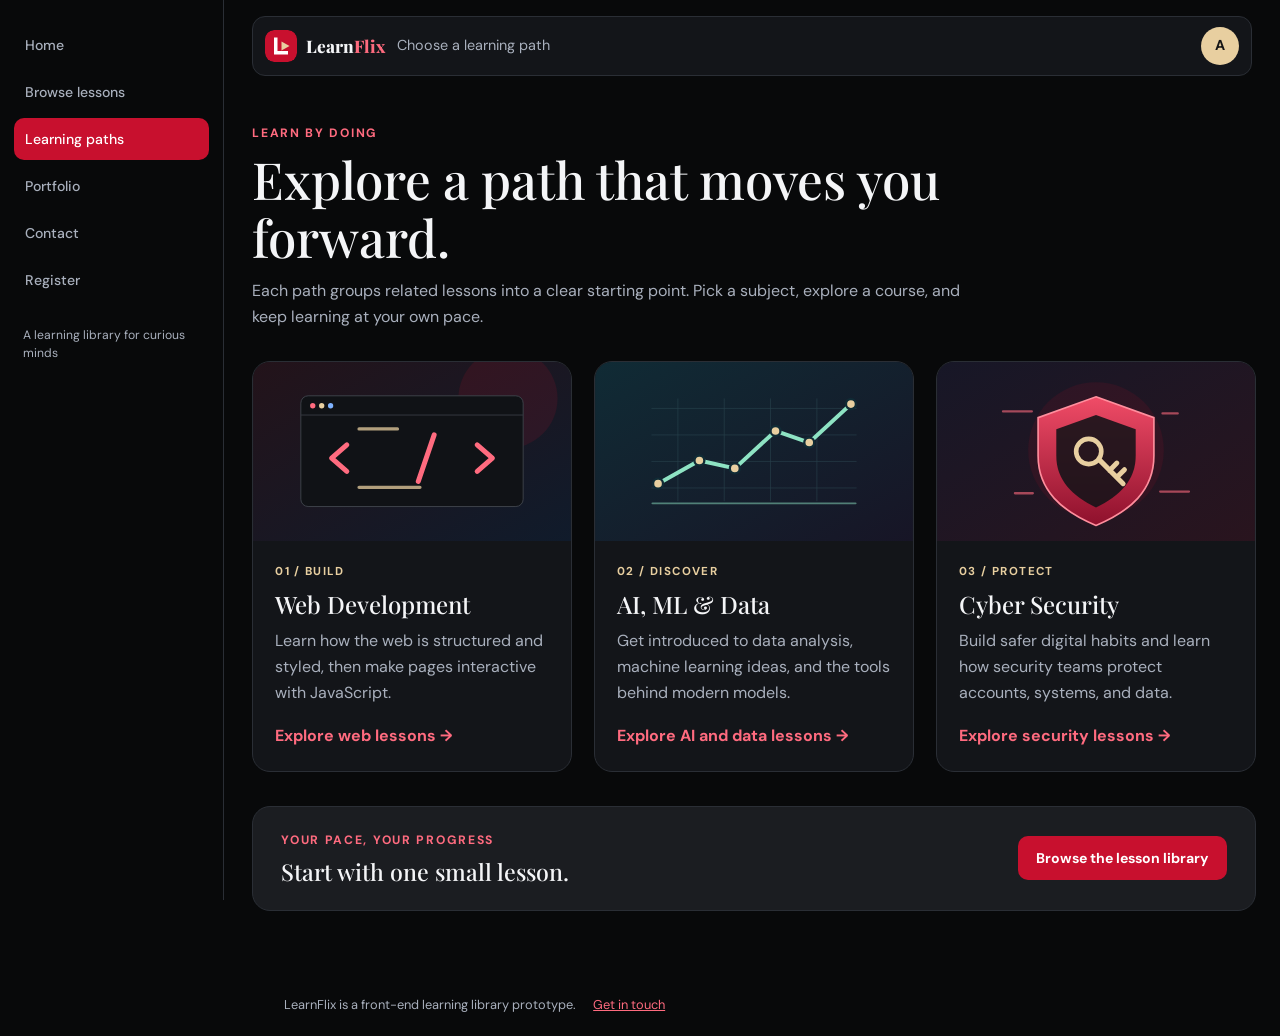
<file: services.html>
<!doctype html>
<html lang="en">
  <head>
    <meta charset="utf-8" />
    <meta name="viewport" content="width=device-width, initial-scale=1" />
    <meta
      name="description"
      content="Choose a LearnFlix learning path in web development, AI and data, or cybersecurity."
    />
    <meta name="theme-color" content="#08090a" />
    <title>LearnFlix | Learning Paths</title>
    <link rel="preconnect" href="https://fonts.googleapis.com" />
    <link rel="preconnect" href="https://fonts.gstatic.com" crossorigin />
    <link
      href="https://fonts.googleapis.com/css2?family=DM+Sans:wght@400;500;700&family=Playfair+Display:wght@700;800&display=swap"
      rel="stylesheet"
    />
    <link
      href="https://cdn.jsdelivr.net/npm/bootstrap@5.3.8/dist/css/bootstrap.min.css"
      rel="stylesheet"
      integrity="sha384-sRIl4kxILFvY47J16cr9ZwB07vP4J8+LH7qKQnuqkuIAvNWLzeN8tE5YBujZqJLB"
      crossorigin="anonymous"
    />
    <link rel="stylesheet" href="css/site-shell.css" />
    <link rel="stylesheet" href="css/layout-polish.css" />
    <link rel="stylesheet" href="css/services.css" />
    <link rel="icon" href="images/learnflix-mark.svg" type="image/svg+xml" />
  </head>
  <body>
    <aside
      class="sidebar offcanvas-lg offcanvas-start"
      tabindex="-1"
      id="learnflixSidebar"
      aria-label="LearnFlix navigation"
    >
      <div class="offcanvas-header">
        <a class="brand" href="index.html">Learn<span>Flix</span></a
        ><button
          type="button"
          class="btn-close btn-close-white d-lg-none"
          data-bs-dismiss="offcanvas"
          aria-label="Close navigation"
        ></button>
      </div>
      <nav class="sidebar-nav offcanvas-body">
        <a class="side-link" href="index.html"><span>Home</span></a>
        <a class="side-link" href="media.html"><span>Browse lessons</span></a>
        <a class="side-link active" href="services.html" aria-current="page"
          ><span>Learning paths</span></a
        >
        <a class="side-link" href="portfolio.html"><span>Portfolio</span></a>
        <a class="side-link" href="contact.html"><span>Contact</span></a>
        <a class="side-link" href="register.html"><span>Register</span></a>
        <p class="sidebar-note">A learning library for curious minds</p>
      </nav>
    </aside>

    <header class="site-header services-header">
      <a class="brand" href="index.html" aria-label="LearnFlix home">
        <img src="images/learnflix-mark.svg" alt="" width="32" height="32" />
        <span class="brand-learn">Learn</span
        ><span class="brand-flix">Flix</span>
      </a>
      <button
        class="btn btn-outline-light menu-button d-lg-none"
        type="button"
        data-bs-toggle="offcanvas"
        data-bs-target="#learnflixSidebar"
        aria-controls="learnflixSidebar"
      >
        Menu
      </button>
      <p class="header-label">Choose a learning path</p>
      <a class="profile" href="register.html" aria-label="Open learner profile"
        >A</a
      >
    </header>

    <main class="services-main">
      <section class="services-intro" aria-labelledby="services-title">
        <p class="eyebrow">Learn by doing</p>
        <h1 id="services-title">Explore a path that moves you forward.</h1>
        <p>
          Each path groups related lessons into a clear starting point. Pick a
          subject, explore a course, and keep learning at your own pace.
        </p>
      </section>

      <section class="path-grid" aria-label="Learning paths">
        <article class="path-card">
          <img
            src="images/web-development.svg"
            alt="Illustration of code in a browser window"
          />
          <div class="path-card-body">
            <p class="path-number">01 / BUILD</p>
            <h2>Web Development</h2>
            <p>
              Learn how the web is structured and styled, then make pages
              interactive with JavaScript.
            </p>
            <a href="media.html#library-title"
              >Explore web lessons <span aria-hidden="true">→</span></a
            >
          </div>
        </article>
        <article class="path-card">
          <img
            src="images/data-science.svg"
            alt="Illustration of connected data points and a chart"
          />
          <div class="path-card-body">
            <p class="path-number">02 / DISCOVER</p>
            <h2>AI, ML &amp; Data</h2>
            <p>
              Get introduced to data analysis, machine learning ideas, and the
              tools behind modern models.
            </p>
            <a href="media.html#library-title"
              >Explore AI and data lessons <span aria-hidden="true">→</span></a
            >
          </div>
        </article>
        <article class="path-card">
          <img
            src="images/cyber-security.svg"
            alt="Illustration of a shield protecting a digital key"
          />
          <div class="path-card-body">
            <p class="path-number">03 / PROTECT</p>
            <h2>Cyber Security</h2>
            <p>
              Build safer digital habits and learn how security teams protect
              accounts, systems, and data.
            </p>
            <a href="media.html#library-title"
              >Explore security lessons <span aria-hidden="true">→</span></a
            >
          </div>
        </article>
      </section>

      <section class="path-callout" aria-labelledby="path-callout-title">
        <div>
          <p class="eyebrow">Your pace, your progress</p>
          <h2 id="path-callout-title">Start with one small lesson.</h2>
        </div>
        <a class="button-link" href="media.html">Browse the lesson library</a>
      </section>
    </main>

    <footer class="site-footer">
      <p>LearnFlix is a front-end learning library prototype.</p>
      <a href="contact.html">Get in touch</a>
    </footer>
    <script
      src="https://cdn.jsdelivr.net/npm/bootstrap@5.3.8/dist/js/bootstrap.bundle.min.js"
      integrity="sha384-FKyoEForCGlyvwx9Hj09JcYn3nv7wiPVlz7YYwJrWVcXK/BmnVDxM+D2scQbITxI"
      crossorigin="anonymous"
    ></script>
  </body>
</html>
</file>
<file: css/home.css>
/* LearnFlix Black Crimson theme tokens shared by the Assignment 1 pages. */
:root {
  --lf-bg: #000;
  --lf-side: #08090a;
  --lf-card: #121316;
  --lf-tile: #1b1d21;
  --lf-line: #262a30;
  --lf-text: #f4f5f7;
  --lf-muted: #a9b0bd;
  --lf-crimson: #c8102e;
  --lf-on-crimson: #fff;
  --lf-rose: #ff6b7f;
  --lf-crimson-hover: #a80d26;
  --lf-sand: #e8cfa0;
  --lf-blue: #7fb2ff;
  --lf-mint: #8ee3c3;
  --lf-prog-bg: #2a1f4d;
  --lf-prog-ink: #c9a8ff;
  --lf-math-bg: #1b2a55;
  --lf-math-ink: #9db4ff;
  --lf-sci-bg: #0f3b3a;
  --lf-sci-ink: #5eead4;
  --lf-lang-bg: #7a3040;
  --lf-lang-ink: #ffc9d2;
  --lf-r-card: 16px;
  --lf-r-tile: 14px;
  --lf-r-btn: 12px;
  --lf-r-pill: 999px;
  --bs-body-bg: var(--lf-bg);
  --bs-body-color: var(--lf-text);
  --bs-border-color: var(--lf-line);
  --bs-primary: var(--lf-crimson);
  --bs-primary-rgb: 200, 16, 46;
  --bs-link-color: var(--lf-rose);
  --bs-link-hover-color: #ff8e9d;
  --bs-secondary-color: var(--lf-muted);
  --bs-form-control-bg: var(--lf-tile);
  --bs-form-control-color: var(--lf-text);
  --bs-form-select-bg: var(--lf-tile);
  --bs-form-select-color: var(--lf-text);
}
* {
  box-sizing: border-box;
}
body {
  margin: 0;
  min-height: 100vh;
  background: var(--lf-bg);
  color: var(--lf-text);
  font:
    16px/1.55 "DM Sans",
    system-ui,
    sans-serif;
}
h1,
h2,
h3,
.brand {
  font-family: "Playfair Display", Georgia, serif;
  letter-spacing: -0.015em;
}
a {
  color: var(--lf-rose);
}
a:hover {
  color: #ff8e9d;
}
:focus-visible {
  outline: 2px solid var(--lf-rose) !important;
  outline-offset: 3px;
}
.muted {
  color: var(--lf-muted);
}
.eyebrow {
  color: var(--lf-rose);
  font-size: 0.78rem;
  font-weight: 700;
  letter-spacing: 0.12em;
  text-transform: uppercase;
}
.solid-card,
.topic-card,
.callout {
  background: var(--lf-card);
  border: 1px solid var(--lf-line);
  border-radius: var(--lf-r-card);
}
.site-header,
.media-header,
.register-header {
  background: var(--lf-card);
  border: 1px solid var(--lf-line);
}
.btn,
.button-link {
  min-height: 44px;
  border-radius: var(--lf-r-btn);
  font-weight: 700;
}
.btn-primary {
  --bs-btn-bg: var(--lf-crimson);
  --bs-btn-border-color: var(--lf-crimson);
  --bs-btn-hover-bg: var(--lf-crimson-hover);
  --bs-btn-hover-border-color: var(--lf-crimson-hover);
  --bs-btn-color: #fff;
  --bs-btn-hover-color: #fff;
}
.btn-outline-secondary {
  --bs-btn-color: var(--lf-text);
  --bs-btn-border-color: #8a7078;
  --bs-btn-hover-bg: var(--lf-tile);
  --bs-btn-hover-color: #fff;
  --bs-btn-hover-border-color: var(--lf-rose);
}
.sidebar {
  --bs-offcanvas-width: 240px;
  position: fixed;
  z-index: 1045;
  inset: 0 auto 0 0;
  width: 240px !important;
  height: 100vh;
  padding: 1.25rem 0.9rem;
  background: var(--lf-side);
  color: var(--lf-text);
  border-right: 1px solid var(--lf-line);
}
.sidebar .offcanvas-header {
  padding: 0.35rem 0.5rem 1.2rem;
}
.sidebar .brand {
  color: var(--lf-text);
  font-size: 1.55rem;
  font-weight: 800;
  text-decoration: none;
}
.sidebar .brand span {
  color: var(--lf-rose);
}
.nav-icon {
  width: 18px;
  height: 18px;
  flex: 0 0 18px;
  fill: none;
  stroke: currentColor;
  stroke-width: 1.7;
  stroke-linecap: round;
  stroke-linejoin: round;
}
.sidebar-nav {
  display: grid;
  align-content: start;
  gap: 0.45rem;
  padding: 0.5rem !important;
}
.side-link {
  display: flex;
  align-items: center;
  min-height: 46px;
  padding: 0.65rem 0.8rem;
  border-radius: var(--lf-r-pill);
  color: var(--lf-muted);
  font-weight: 500;
  text-decoration: none;
}
.side-link:hover {
  background: var(--lf-tile);
  color: var(--lf-text);
}
.side-link.active {
  background: var(--lf-crimson);
  color: #fff;
}
.sidebar-note {
  margin: 1.3rem 0.4rem;
  color: var(--lf-muted);
  font-size: 0.78rem;
}
.site-header,
.media-header,
.register-header {
  position: sticky;
  z-index: 1020;
  top: 12px;
  display: flex;
  align-items: center;
  gap: 1rem;
  min-height: 64px;
  margin: 12px 24px 0 264px;
  padding: 0.55rem 0.8rem;
  border-radius: var(--lf-r-card);
}
.site-header > .brand,
.register-header > .wordmark {
  display: none;
  color: var(--lf-text);
  font-family: "Playfair Display", Georgia, serif;
  font-size: 1.2rem;
  font-weight: 800;
  text-decoration: none;
}
.site-header > .brand span {
  color: var(--lf-rose);
}
.site-header nav,
.media-header nav,
.register-header nav {
  display: none;
}
.menu-button {
  display: none;
}
.topbar-tools {
  display: flex;
  align-items: center;
  gap: 0.7rem;
  width: 100%;
  margin-left: auto;
}
.header-search {
  width: min(410px, 100%);
  margin-left: auto;
}
.header-search input {
  width: 100%;
  min-height: 44px;
  padding: 0.55rem 1rem;
  border: 1px solid var(--lf-line);
  border-radius: var(--lf-r-pill);
  background: var(--lf-tile);
  color: var(--lf-text);
}
.header-search input::placeholder {
  color: var(--lf-muted);
}
.profile {
  display: grid;
  place-items: center;
  width: 42px;
  height: 42px;
  flex: 0 0 42px;
  border-radius: 50%;
  background: var(--lf-sand);
  color: #151515;
  font-weight: 700;
  text-decoration: none;
}
.site-header nav a,
.media-header nav a,
.register-header nav a {
  color: var(--lf-muted);
}
main {
  margin-left: 240px;
}
.site-footer {
  padding: 1rem 28px 1.5rem;
  background: transparent;
  color: var(--lf-muted);
  font-size: 0.83rem;
}
.content-section {
  padding: 1.5rem 28px;
}
.content-section h2 {
  font-size: 1.5rem;
}
.section-intro {
  color: var(--lf-muted);
}
@media (max-width: 991.98px) {
  .sidebar {
    position: fixed;
  }
  .menu-button {
    display: inline-flex;
    align-items: center;
  }
  .site-header,
  .media-header,
  .register-header {
    margin-left: 12px;
  }
  .topbar-tools {
    width: auto;
    flex: 1;
  }
  .header-search {
    width: auto;
    flex: 1;
  }
  main {
    margin-left: 0;
  }
}
@media (max-width: 575.98px) {
  .site-header,
  .media-header,
  .register-header {
    top: 8px;
    margin: 8px 10px 0;
    padding: 0.45rem;
    gap: 0.45rem;
  }
  .site-header > .brand,
  .register-header > .wordmark {
    font-size: 1rem;
  }
  .header-search input {
    min-height: 42px;
    padding: 0.45rem 0.65rem;
    font-size: 0.82rem;
  }
  .profile {
    width: 38px;
    height: 38px;
    flex-basis: 38px;
  }
  .content-section {
    padding: 1rem 16px;
  }
}
/* Home page styling: headings, text, borders, topic cards, and featured art. */
.hero {
  display: grid;
  grid-template-columns: 1.05fr 0.95fr;
  align-items: center;
  gap: 1.5rem;
  margin: 20px 28px 0;
  padding: 1.6rem;
  border: 1px solid var(--lf-line);
  border-radius: var(--lf-r-card);
  background: var(--lf-card);
}
.hero-copy {
  max-width: 42rem;
}
.hero h1 {
  max-width: 12ch;
  margin: 0.2rem 0 0.85rem;
  font-size: clamp(2.1rem, 4.5vw, 3.4rem);
  line-height: 1.08;
}
.hero-copy > p:not(.eyebrow) {
  color: var(--lf-muted);
  font-size: 1.05rem;
}
.hero-meta {
  color: var(--lf-muted);
}
.hero-meta span {
  color: var(--lf-sand);
}
.hero-image {
  width: 100%;
  border: 1px solid var(--lf-line);
  border-radius: var(--lf-r-card);
  background: var(--lf-tile);
}
.button-link {
  display: inline-flex;
  align-items: center;
  padding: 0.65rem 1rem;
  border: 1px solid var(--lf-crimson);
  background: var(--lf-crimson);
  color: #fff;
  text-decoration: none;
}
.button-link:hover {
  background: var(--lf-crimson-hover);
  color: #fff;
}
.topic-list {
  display: flex;
  gap: 20px;
  overflow-x: auto;
  padding: 0.3rem 0.1rem 1rem;
}
.topic-card {
  flex: 0 0 280px;
  padding: 1.1rem;
  background: var(--lf-card);
}
.topic-card h3 {
  font-family: "DM Sans", system-ui, sans-serif;
  font-size: 1.12rem;
  font-weight: 700;
}
.topic-card p {
  color: var(--lf-muted);
}
.topic-card a {
  color: var(--lf-rose);
  text-decoration: none;
}
.topic-card a:hover {
  text-decoration: underline;
}
.callout {
  margin: 0 28px 24px;
  padding: 1.2rem;
}
.callout p {
  color: var(--lf-muted);
}
.callout h2 {
  margin-bottom: 0.4rem;
}
.text-link {
  color: var(--lf-rose);
  font-weight: 700;
}
.site-footer {
  border-top: 1px solid var(--lf-line);
}
@media (max-width: 700px) {
  .hero {
    grid-template-columns: 1fr;
    margin: 16px;
    padding: 1rem;
  }
  .hero h1 {
    font-size: 2.1rem;
  }
  .hero-image {
    max-height: 260px;
    object-fit: cover;
  }
  .topic-card {
    flex-basis: 240px;
  }
  .callout {
    margin: 0 16px 20px;
  }
}

/* Dashboard additions for the LearnFlix home page. */
.dashboard-card {
  margin: 20px 28px 0;
  padding: 1.2rem;
  border: 1px solid var(--lf-line);
  border-radius: var(--lf-r-card);
  background: var(--lf-card);
}
.dashboard-heading,
.weekly-heading {
  display: flex;
  align-items: center;
  justify-content: space-between;
  gap: 1rem;
}
.dashboard-heading h2 {
  margin: 0;
  font-size: 1.35rem;
}
.dashboard-note,
.weekly-heading span {
  color: var(--lf-muted);
  font-size: 0.8rem;
}
.stats-grid {
  display: grid;
  grid-template-columns: repeat(4, minmax(0, 1fr));
  gap: 0.8rem;
  margin-top: 1rem;
}
.stat-tile {
  display: grid;
  gap: 0.25rem;
  padding: 0.9rem;
  border: 1px solid var(--lf-line);
  border-radius: var(--lf-r-tile);
  background: var(--lf-tile);
}
.stat-tile strong {
  font-family: "Playfair Display", Georgia, serif;
  font-size: 1.55rem;
}
.stat-tile small {
  color: var(--lf-muted);
}
.stat-label {
  font-size: 0.78rem;
  font-weight: 700;
}
.weekly-heading {
  margin-top: 1rem;
}
.weekly-heading h3 {
  margin: 0;
  font-family: "DM Sans", system-ui, sans-serif;
  font-size: 0.95rem;
}
.weekly-chart {
  display: grid;
  grid-template-columns: repeat(7, 1fr);
  align-items: end;
  gap: 0.7rem;
  height: 90px;
  margin-top: 0.5rem;
}
.day-bar {
  display: grid;
  justify-items: center;
  align-content: end;
  gap: 0.3rem;
  height: 100%;
  color: var(--lf-muted);
  font-size: 0.72rem;
}
.bar-track {
  display: block;
  width: min(100%, 44px);
  height: var(--bar-height);
  border-radius: 7px 7px 0 0;
  background: var(--lf-rose);
}
.day-bar.today {
  color: var(--lf-sand);
}
.day-bar.today .bar-track {
  background: var(--lf-sand);
}
.height-18 {
  --bar-height: 18%;
}
.height-28 {
  --bar-height: 28%;
}
.height-42 {
  --bar-height: 42%;
}
.height-52 {
  --bar-height: 52%;
}
.height-64 {
  --bar-height: 64%;
}
.height-72 {
  --bar-height: 72%;
}
.height-96 {
  --bar-height: 96%;
}
.width-18 {
  width: 18%;
}
.width-28 {
  width: 28%;
}
.width-46 {
  width: 46%;
}
.width-52 {
  width: 52%;
}
.width-64 {
  width: 64%;
}
.width-69 {
  width: 69%;
}
.width-72 {
  width: 72%;
}
.width-78 {
  width: 78%;
}
.width-92 {
  width: 92%;
}
@media (max-width: 700px) {
  .dashboard-card {
    margin: 16px;
    padding: 1rem;
  }
  .stats-grid {
    grid-template-columns: repeat(2, minmax(0, 1fr));
  }
  .weekly-chart {
    height: 74px;
    gap: 0.35rem;
  }
}

.hero-art-wrap {
  position: relative;
  min-width: 0;
  overflow: hidden;
  border: 1px solid var(--lf-line);
  border-radius: var(--lf-r-card);
  background: var(--lf-tile);
}
.hero-art-wrap .hero-image {
  display: block;
  border: 0;
  border-radius: 0;
}
.duration-badge {
  position: absolute;
  background: var(--lf-side);
  border: 1px solid var(--lf-line);
  right: 12px;
  bottom: 12px;
  padding: 0.3rem 0.65rem;
  border-radius: var(--lf-r-pill);
  color: #fff;
  font-size: 0.75rem;
}
.filter-bar {
  display: flex;
  align-items: center;
  gap: 0.7rem;
  margin: 18px 28px 0;
  padding: 0.65rem;
  border: 1px solid var(--lf-line);
  border-radius: var(--lf-r-card);
  background: var(--lf-card);
}
.filter-chips {
  display: flex;
  flex: 1;
  flex-wrap: wrap;
  gap: 0.4rem;
}
.topic-chip {
  display: inline-flex;
  align-items: center;
  min-height: 42px;
  padding: 0.4rem 0.8rem;
  border: 1px solid var(--lf-line);
  border-radius: var(--lf-r-pill);
  background: var(--lf-tile);
  color: var(--lf-muted);
  font-size: 0.82rem;
  text-decoration: none;
}
.topic-chip.selected {
  border-color: var(--lf-crimson);
  background: var(--lf-crimson);
  color: #fff;
}
.filter-bar > label {
  display: grid;
  gap: 0.2rem;
  min-width: 130px;
  color: var(--lf-muted);
  font-size: 0.75rem;
}
.filter-bar .form-select {
  min-height: 42px;
  padding-top: 0.35rem;
  padding-bottom: 0.35rem;
  font-size: 0.82rem;
}
.row-heading {
  display: flex;
  align-items: center;
  justify-content: space-between;
  margin-bottom: 0.75rem;
}
.row-heading h2 {
  margin: 0;
  font-size: 1.4rem;
}
.row-heading > a {
  font-size: 0.82rem;
  text-decoration: none;
}
.lesson-row {
  display: flex;
  gap: 20px;
  overflow-x: auto;
  padding: 0.2rem 0.1rem 0.8rem;
  scroll-snap-type: x mandatory;
}
.lesson-card {
  flex: 0 0 280px;
  scroll-snap-align: start;
}
.lesson-thumb {
  position: relative;
  display: grid;
  place-items: center;
  aspect-ratio: 16/9;
  overflow: hidden;
  border: 1px solid var(--lf-line);
  border-radius: var(--lf-r-tile);
  text-decoration: none;
  transition: transform 0.2s ease;
}
.lesson-thumb:hover {
  transform: scale(1.04);
}
.lesson-glyph {
  font-size: 2.6rem;
  font-weight: 700;
  color: currentColor;
}
.tint-prog {
  background: var(--lf-prog-bg);
  color: var(--lf-prog-ink);
}
.tint-math {
  background: var(--lf-math-bg);
  color: var(--lf-math-ink);
}
.tint-sci {
  background: var(--lf-sci-bg);
  color: var(--lf-sci-ink);
}
.lesson-time {
  position: absolute;
  background: var(--lf-side);
  border: 1px solid var(--lf-line);
  right: 8px;
  bottom: 10px;
  padding: 0.2rem 0.5rem;
  border-radius: var(--lf-r-pill);
  color: #fff;
  font-size: 0.7rem;
}
.progress-line {
  position: absolute;
  right: 0;
  bottom: 0;
  left: 0;
  height: 5px;
  background: #3a3d42;
}
.progress-line i {
  display: block;
  height: 100%;
  background: var(--lf-sand);
}
.lesson-card h3 {
  margin: 0.6rem 0 0.1rem;
  font-family: "DM Sans", system-ui, sans-serif;
  font-size: 1rem;
  font-weight: 700;
}
.lesson-card p {
  margin: 0;
  color: var(--lf-muted);
  font-size: 0.82rem;
}
@media (max-width: 700px) {
  .filter-bar {
    align-items: stretch;
    flex-direction: column;
    margin: 16px;
  }
  .filter-bar > label {
    width: 100%;
  }
  .lesson-card {
    flex-basis: 240px;
  }
}

.top-lessons {
  margin: 0 28px 24px;
  padding: 1.1rem;
}
.top-lessons .row-heading {
  margin-bottom: 0.45rem;
}
.top-lessons .row-heading h2 {
  margin: 0;
  font-size: 1.35rem;
}
.lesson-table {
  width: 100%;
  border-collapse: collapse;
  color: var(--lf-text);
  font-size: 0.86rem;
}
.lesson-table th,
.lesson-table td {
  padding: 0.7rem;
  border-bottom: 1px solid var(--lf-line);
  text-align: left;
}
.lesson-table thead th {
  color: var(--lf-muted);
  font-size: 0.72rem;
  font-weight: 500;
  text-transform: uppercase;
}
.table-meter {
  display: block;
  width: min(180px, 100%);
  height: 5px;
  overflow: hidden;
  border-radius: var(--lf-r-pill);
  background: var(--lf-tile);
}
.table-meter i {
  display: block;
  height: 100%;
  background: var(--lf-rose);
}
.level-pill {
  display: inline-block;
  padding: 0.2rem 0.55rem;
  border: 1px solid currentColor;
  border-radius: var(--lf-r-pill);
  background: var(--lf-prog-bg);
  color: var(--lf-prog-ink);
  font-size: 0.72rem;
}
.level-pill.tint-math {
  background: var(--lf-math-bg);
  color: var(--lf-math-ink);
}
.level-pill.tint-sci {
  background: var(--lf-sci-bg);
  color: var(--lf-sci-ink);
}
@media (max-width: 700px) {
  .top-lessons {
    margin: 0 16px 20px;
    padding: 0.8rem;
  }
  .lesson-table {
    min-width: 520px;
  }
}

@media (max-width: 575.98px) {
  .media-header {
    flex-wrap: wrap;
  }
  .media-header > div {
    flex: 1;
    min-width: 130px;
  }
  .media-header > .topbar-tools {
    flex: 1 0 100%;
    margin: 0;
  }
}

/* Navigation sizing correction: keep every sidebar item inside its fixed column. */
.sidebar.offcanvas-lg {
  width: 240px !important;
  max-width: 240px !important;
  min-width: 240px;
}
.sidebar-nav,
.sidebar .offcanvas-body {
  display: flex !important;
  flex-direction: column !important;
  align-items: stretch !important;
  width: 100%;
  min-width: 0;
}
.side-link {
  width: 100%;
  min-width: 0;
  white-space: normal;
}
.sidebar-note {
  max-width: 190px;
}
.topbar-tools {
  width: auto;
  flex: 1 1 300px;
  min-width: 0;
}
.header-search {
  width: auto;
  flex: 1 1 220px;
  min-width: 0;
  max-width: 410px;
}
.site-header,
.media-header,
.register-header {
  min-width: 0;
}
.header-search input {
  font-size: 0.92rem;
}
@media (min-width: 992px) {
  .sidebar.offcanvas-lg {
    position: fixed !important;
    display: flex !important;
    flex-direction: column !important;
    height: 100vh !important;
    visibility: visible !important;
    transform: none !important;
  }
  .sidebar .offcanvas-body {
    flex: 1 1 auto;
    overflow-y: auto;
  }
}
@media (max-width: 991.98px) {
  .sidebar.offcanvas-lg {
    width: min(280px, 85vw) !important;
    max-width: min(280px, 85vw) !important;
    min-width: 0;
  }
  .topbar-tools {
    flex: 1 1 180px;
  }
}

.sidebar-nav .side-link {
  flex: 0 0 46px;
  height: 46px;
  max-height: 46px;
  align-self: stretch;
  white-space: nowrap;
}
.sidebar-nav .side-link.active {
  height: 46px;
  max-height: 46px;
}
.sidebar-nav .sidebar-note {
  flex: 0 0 auto;
}
.site-header,
.media-header,
.register-header {
  height: 64px;
  max-height: 72px;
  overflow: visible;
}
.site-header .topbar-tools,
.register-header .topbar-tools {
  max-width: 520px;
}
.header-search input {
  font-size: 0.88rem;
}
@media (max-width: 575.98px) {
  .site-header,
  .register-header {
    height: auto;
    max-height: none;
  }
  .site-header .topbar-tools,
  .register-header .topbar-tools {
    max-width: none;
  }
}
</file>
<file: css/layout-polish.css>
/* Refined responsive layout: shared by Home, Media and Register. */
:root {
  --layout-sidebar: 224px;
  --layout-gutter: clamp(16px, 2.2vw, 32px);
  --layout-content: 1440px;
}

html {
  scroll-behavior: smooth;
}
body {
  overflow-x: hidden;
  font-size: 15px;
  line-height: 1.55;
}
h1,
h2,
h3 {
  line-height: 1.2;
}
p {
  max-width: 72ch;
}

.sidebar,
.sidebar.offcanvas-lg {
  width: var(--layout-sidebar) !important;
  max-width: var(--layout-sidebar) !important;
  min-width: var(--layout-sidebar) !important;
  padding: 24px 14px;
  background: var(--lf-side);
  border-right: 1px solid var(--lf-line);
}
.sidebar .offcanvas-header {
  padding: 4px 10px 26px;
}
.sidebar .brand {
  font-size: 1.35rem;
}
.sidebar-nav {
  gap: 5px;
  padding: 0 !important;
}
.sidebar-nav .side-link {
  min-height: 42px;
  height: 42px;
  max-height: 42px;
  flex-basis: 42px;
  gap: 10px;
  padding: 8px 11px;
  border-radius: 10px;
  font-size: 0.88rem;
  white-space: nowrap;
}
.nav-icon {
  width: 17px;
  height: 17px;
  flex-basis: 17px;
}
.sidebar-note {
  margin: 20px 9px;
  font-size: 0.76rem;
  line-height: 1.5;
}

main {
  margin-left: var(--layout-sidebar);
}
.site-header,
.media-header,
.register-header {
  top: 0;
  min-height: 60px;
  height: 60px;
  margin: 16px var(--layout-gutter) 0
    calc(var(--layout-sidebar) + var(--layout-gutter));
  padding: 8px 12px;
  gap: 12px;
  border-radius: 13px;
  box-shadow: none;
}
.site-header .topbar-tools,
.media-header .topbar-tools,
.register-header .topbar-tools {
  max-width: 420px;
  flex: 0 1 420px;
  gap: 10px;
}
.header-search {
  max-width: 360px;
}
.header-search input {
  min-height: 40px;
  padding: 8px 14px;
  font-size: 0.88rem;
}
.profile {
  width: 38px;
  height: 38px;
  flex-basis: 38px;
  font-size: 0.9rem;
}
.media-header h1 {
  font-size: 1.12rem;
}
.media-header .kicker {
  font-size: 0.68rem;
}
.content-section {
  padding: 26px var(--layout-gutter);
}
.content-section h2 {
  font-size: 1.45rem;
  margin-bottom: 7px;
}
.section-intro {
  margin-bottom: 16px;
  font-size: 0.92rem;
}
.site-footer {
  padding: 18px var(--layout-gutter);
  font-size: 0.8rem;
}

/* Home: clear hero hierarchy, compact progress summary, and non-scrolling topic grid. */
.hero,
.dashboard-card,
.filter-bar,
.top-lessons,
.callout {
  max-width: var(--layout-content);
  margin-right: auto;
  margin-left: auto;
}
.hero {
  width: calc(100% - 2 * var(--layout-gutter));
  min-height: 300px;
  grid-template-columns: minmax(0, 1.05fr) minmax(280px, 0.95fr);
  gap: clamp(20px, 3vw, 40px);
  margin-top: 20px;
  padding: clamp(22px, 3vw, 38px);
  border-radius: 16px;
}
.hero h1 {
  max-width: 14ch;
  margin: 7px 0 12px;
  font-size: clamp(2rem, 3vw, 2.8rem);
}
.hero-copy > p:not(.eyebrow) {
  max-width: 52ch;
  font-size: 0.98rem;
}
.eyebrow {
  font-size: 0.7rem;
  letter-spacing: 0.1em;
}
.hero-image {
  display: block;
}
.button-link {
  min-height: 42px;
  padding: 9px 15px;
  font-size: 0.88rem;
}
.dashboard-card {
  width: calc(100% - 2 * var(--layout-gutter));
  margin-top: 16px;
  padding: 18px;
  border-radius: 15px;
}
.dashboard-heading h2 {
  font-size: 1.18rem;
}
.stats-grid {
  gap: 10px;
  margin-top: 13px;
}
.stat-tile {
  gap: 3px;
  padding: 12px 14px;
  border-radius: 11px;
}
.stat-tile strong {
  font-size: 1.35rem;
}
.stat-tile small,
.dashboard-note,
.weekly-heading span {
  font-size: 0.75rem;
}
.weekly-heading {
  margin-top: 13px;
}
.weekly-chart {
  height: 72px;
}
.topic-list {
  display: grid;
  grid-template-columns: repeat(3, minmax(0, 1fr));
  gap: 14px;
  overflow: visible;
  padding: 0;
}
.topic-card {
  min-width: 0;
  padding: 16px;
  border-radius: 13px;
}
.topic-card h3 {
  font-size: 1rem;
}
.topic-card p,
.topic-card a {
  font-size: 0.86rem;
}
.callout {
  width: calc(100% - 2 * var(--layout-gutter));
  padding: 18px;
}
.top-lessons {
  width: calc(100% - 2 * var(--layout-gutter));
}
.filter-bar {
  width: calc(100% - 2 * var(--layout-gutter));
}

/* Media: video is the focus; information stays readable beside it on wide screens. */
.media-layout {
  width: min(
    calc(100% - var(--layout-sidebar) - 2 * var(--layout-gutter)),
    var(--layout-content)
  );
  grid-template-columns: minmax(0, 1fr) minmax(270px, 320px);
  gap: 18px;
  margin: 0 var(--layout-gutter) 0
    calc(var(--layout-sidebar) + var(--layout-gutter));
  padding: 22px 0 30px;
}
.lesson-panel,
.info-panel {
  padding: 18px;
  border-radius: 15px;
}
.video-wrap {
  border-radius: 12px;
}
.youtube-playlist {
  border-radius: 0;
}
.youtube-playlist[hidden] {
  display: none !important;
}
.source-fallback {
  display: inline-flex;
  margin-top: 10px;
  font-size: 0.82rem;
}
.source-fallback[hidden] {
  display: none !important;
}
.lesson-panel h2,
.info-panel h2 {
  margin: 16px 0 7px;
  font-size: 1.25rem;
}
.lesson-panel p,
.info-panel p,
.info-panel li {
  font-size: 0.9rem;
}
.audio-box,
.local-video-card {
  margin-top: 16px;
  padding: 14px;
  border-radius: 12px;
}
.audio-box h3,
.info-panel h3,
.local-video-card h3 {
  font-size: 0.94rem;
}
.info-panel ol,
.info-panel ul {
  padding-left: 1.15rem;
}
.info-panel li {
  margin-bottom: 5px;
}
.table-scroll {
  margin-top: 14px;
}
table {
  font-size: 0.8rem;
}
th,
td {
  padding: 8px;
}

/* Register: put the introduction above the form so the fields never get squeezed. */
main.register-main {
  display: block;
  width: min(calc(100% - 2 * var(--layout-gutter)), 1080px);
  max-width: 1080px;
  margin: 0 0 0
    max(
      calc(var(--layout-sidebar) + var(--layout-gutter)),
      calc(var(--layout-sidebar) + (100vw - var(--layout-sidebar) - 1080px) / 2)
    );
  padding: 28px 0 36px;
}
.welcome-panel {
  position: static;
  max-width: 760px;
  padding: 0 0 18px;
}
.welcome-panel h1 {
  max-width: 18ch;
  margin: 5px 0 9px;
  font-size: clamp(1.8rem, 2.6vw, 2.35rem);
}
.welcome-panel > p:not(.eyebrow) {
  max-width: 68ch;
  margin-bottom: 12px;
  font-size: 0.92rem;
}
.side-note {
  max-width: 560px;
  padding: 10px 13px;
  font-size: 0.84rem;
}
.register-form {
  padding: clamp(18px, 2.5vw, 28px);
  border-radius: 15px;
}
.form-heading {
  margin-bottom: 18px;
}
.form-heading h2 {
  font-size: 1.25rem;
}
.form-grid {
  gap: 16px 18px;
}
.field-group {
  gap: 6px;
}
.field-group > label {
  font-size: 0.82rem;
}
.register-form
  input:not([type="radio"]):not([type="checkbox"]):not([type="range"]):not(
    [type="color"]
  ):not([type="file"]),
.register-form select,
.register-form textarea {
  min-height: 42px;
  padding: 9px 11px;
  font-size: 0.88rem;
}
.form-fieldset {
  margin-top: 16px;
  padding: 12px 14px;
}
.choice {
  min-height: 36px;
  font-size: 0.84rem;
}
.consent {
  margin: 16px 0;
}
.register-form button {
  min-height: 42px;
  padding: 9px 16px;
  font-size: 0.88rem;
}

/* Course discovery and playback guidance. */
.selected-course-meta {
  display: flex;
  flex-wrap: wrap;
  gap: 7px;
  margin-top: 12px;
}
.selected-course-meta span,
.course-category {
  display: inline-flex;
  align-items: center;
  min-height: 26px;
  padding: 4px 9px;
  border: 1px solid var(--lf-line);
  border-radius: 999px;
  background: var(--lf-tile);
  color: var(--lf-muted);
  font-size: 0.72rem;
}
.local-library-player[hidden] {
  display: none !important;
}
.library-browser {
  grid-column: 1 / -1;
  min-width: 0;
  padding: 20px;
  border: 1px solid var(--lf-line);
  border-radius: 15px;
  background: var(--lf-card);
}
.library-heading {
  display: flex;
  align-items: end;
  justify-content: space-between;
  gap: 20px;
}
.library-heading h2 {
  margin: 3px 0 5px;
  font-size: 1.35rem;
}
.library-heading p:not(.eyebrow) {
  margin: 0;
  color: var(--lf-muted);
  font-size: 0.88rem;
}
.category-filter,
.library-search {
  display: grid;
  gap: 6px;
  color: var(--lf-muted);
  font-size: 0.78rem;
  font-weight: 700;
}
.category-filter {
  width: min(100%, 240px);
  flex: 0 0 220px;
}
.category-filter select,
.library-search input {
  min-height: 40px;
  padding: 8px 11px;
  border: 1px solid var(--lf-line);
  border-radius: 9px;
  background: var(--lf-tile);
  color: var(--lf-text);
  font: inherit;
}
.library-search {
  max-width: 420px;
  margin: 17px 0;
}
.course-grid {
  display: grid;
  grid-template-columns: repeat(auto-fill, minmax(min(100%, 245px), 1fr));
  gap: 12px;
}
.course-card {
  display: flex;
  flex-direction: column;
  align-items: flex-start;
  min-width: 0;
  padding: 15px;
  border: 1px solid var(--lf-line);
  border-radius: 12px;
  background: var(--lf-tile);
}
.course-card h3 {
  margin: 10px 0 6px;
  font:
    700 1rem/1.3 "DM Sans",
    system-ui,
    sans-serif;
}
.course-card > p {
  margin: 0 0 9px;
  color: var(--lf-muted);
  font-size: 0.82rem;
}
.course-card .course-meta {
  margin-top: auto;
  font-size: 0.72rem;
}
.course-watch-button {
  min-height: 38px;
  margin-top: 8px;
  padding: 7px 12px;
  border: 1px solid var(--lf-crimson);
  border-radius: 8px;
  background: var(--lf-crimson);
  color: #fff;
  font:
    700 0.82rem "DM Sans",
    system-ui,
    sans-serif;
  cursor: pointer;
}
.course-watch-button:hover {
  background: var(--lf-crimson-hover);
}
.course-source-link {
  margin-top: 8px;
  font-size: 0.76rem;
}
.library-note {
  margin: 12px 0 0;
  color: var(--lf-muted);
  font-size: 0.8rem;
}
.content-guidance {
  margin-top: 16px;
  padding-top: 12px;
  border-top: 1px solid var(--lf-line);
  color: var(--lf-muted);
  font-size: 0.82rem;
}
.content-guidance summary {
  color: var(--lf-text);
  font-weight: 700;
  cursor: pointer;
}
.content-guidance p {
  margin: 10px 0 0;
}
.platform-info-grid {
  display: grid;
  grid-template-columns: repeat(3, minmax(0, 1fr));
  gap: 12px;
  margin-top: 16px;
}
.platform-info-grid article {
  padding: 15px;
  border: 1px solid var(--lf-line);
  border-radius: 12px;
  background: var(--lf-card);
}
.platform-info-grid h3 {
  margin: 0 0 6px;
  font:
    700 0.96rem/1.35 "DM Sans",
    system-ui,
    sans-serif;
}
.platform-info-grid p {
  margin: 0;
  color: var(--lf-muted);
  font-size: 0.84rem;
}
@media (max-width: 1100px) {
  .topic-list {
    grid-template-columns: repeat(2, minmax(0, 1fr));
  }
}

@media (max-width: 1100px) {
  :root {
    --layout-sidebar: 208px;
  }
  .media-layout {
    grid-template-columns: minmax(0, 1fr) 285px;
  }
  .hero {
    grid-template-columns: minmax(0, 1fr) minmax(240px, 0.85fr);
  }
}
@media (max-width: 991.98px) {
  main {
    margin-left: 0;
  }
  .site-header,
  .media-header,
  .register-header {
    margin-left: var(--layout-gutter);
  }
  .media-layout {
    width: calc(100% - 2 * var(--layout-gutter));
    grid-template-columns: minmax(0, 1fr) 285px;
    margin: 0 auto;
  }
  main.register-main {
    width: calc(100% - 2 * var(--layout-gutter));
    margin: 0 auto;
  }
}
@media (max-width: 760px) {
  .hero {
    grid-template-columns: 1fr;
    min-height: auto;
  }
  .hero-image {
    max-height: 260px;
    object-fit: cover;
  }
  .topic-list {
    grid-template-columns: repeat(2, minmax(0, 1fr));
  }
  .media-layout {
    grid-template-columns: 1fr;
  }
  .info-panel {
    display: grid;
    grid-template-columns: minmax(0, 1fr);
  }
  .form-grid {
    grid-template-columns: 1fr;
  }
  .full-width {
    grid-column: auto;
  }
  .platform-info-grid {
    grid-template-columns: 1fr;
  }
  .library-heading {
    align-items: stretch;
    flex-direction: column;
  }
  .category-filter {
    width: 100%;
    flex-basis: auto;
  }
}
@media (max-width: 575.98px) {
  body {
    font-size: 14px;
  }
  .site-header,
  .media-header,
  .register-header {
    height: auto;
    min-height: 56px;
    margin-top: 8px;
    padding: 7px;
    gap: 7px;
  }
  .site-header .topbar-tools,
  .media-header .topbar-tools,
  .register-header .topbar-tools {
    flex: 1 1 100%;
    max-width: none;
  }
  .header-search {
    max-width: none;
  }
  .header-search input {
    min-height: 38px;
    font-size: 0.82rem;
  }
  .profile {
    width: 36px;
    height: 36px;
    flex-basis: 36px;
  }
  .hero {
    width: calc(100% - 24px);
    margin-top: 12px;
    padding: 18px;
    gap: 16px;
  }
  .hero h1 {
    font-size: 1.9rem;
  }
  .dashboard-card,
  .filter-bar,
  .top-lessons,
  .callout {
    width: calc(100% - 24px);
  }
  .dashboard-card {
    padding: 14px;
  }
  .stats-grid {
    grid-template-columns: repeat(2, minmax(0, 1fr));
  }
  .stat-tile {
    padding: 10px;
  }
  .stat-label {
    font-size: 0.7rem;
  }
  .topic-list {
    grid-template-columns: 1fr;
  }
  .topic-card {
    padding: 14px;
  }
  .content-section {
    padding: 20px 12px;
  }
  .media-layout {
    width: calc(100% - 24px);
    padding: 14px 0 22px;
  }
  .lesson-panel,
  .info-panel {
    padding: 13px;
  }
  main.register-main {
    width: calc(100% - 24px);
    padding: 20px 0 28px;
  }
  .register-form {
    padding: 15px;
  }
  .form-grid {
    grid-template-columns: 1fr;
    gap: 13px;
  }
  .full-width {
    grid-column: auto;
  }
  .register-form button {
    width: 100%;
  }
  .library-browser {
    padding: 14px;
  }
  .library-search {
    max-width: none;
  }
}

/* Final guard: the fixed sidebar owns the left column on every page. */
.site-header > .brand,
.media-header > .brand,
.register-header > .brand {
  display: flex;
  flex: 0 0 auto;
  align-items: center;
  gap: 9px;
  color: var(--lf-text) !important;
  font-size: 1.08rem;
  text-decoration: none;
  white-space: nowrap;
}
.site-header > .brand img,
.media-header > .brand img,
.register-header > .brand img {
  display: block;
  width: 32px;
  height: 32px;
  border-radius: 9px;
}
.site-header > .brand .brand-learn,
.media-header > .brand .brand-learn,
.register-header > .brand .brand-learn {
  color: var(--lf-text) !important;
}
.site-header > .brand .brand-flix,
.media-header > .brand .brand-flix,
.register-header > .brand .brand-flix {
  margin-left: -9px;
  color: var(--lf-rose) !important;
}
body > .site-header,
body > .media-header,
body > .register-header {
  margin-left: calc(var(--layout-sidebar) + var(--layout-gutter)) !important;
}
body > main:not(.register-main) {
  margin-left: calc(var(--layout-sidebar) + var(--layout-gutter)) !important;
}
body > .site-footer {
  margin-left: calc(var(--layout-sidebar) + var(--layout-gutter)) !important;
}
body > .media-layout ~ footer {
  margin-left: calc(var(--layout-sidebar) + var(--layout-gutter));
}
body > main.register-main {
  width: min(
    calc(100vw - var(--layout-sidebar) - 3 * var(--layout-gutter)),
    1080px
  ) !important;
  max-width: 1080px !important;
  margin-left: calc(var(--layout-sidebar) + var(--layout-gutter)) !important;
  margin-right: var(--layout-gutter) !important;
}
@media (max-width: 991.98px) {
  body > .site-header,
  body > .media-header,
  body > .register-header {
    margin-left: var(--layout-gutter) !important;
  }
  body > main:not(.register-main) {
    margin-left: 0 !important;
  }
  body > .site-footer {
    margin-left: var(--layout-gutter) !important;
  }
  body > .media-layout ~ footer {
    margin-left: var(--layout-gutter);
  }
  body > main.register-main {
    width: calc(100vw - 2 * var(--layout-gutter)) !important;
    max-width: 1080px !important;
    margin: 0 auto !important;
  }
}
</file>
<file: css/site-shell.css>
/* Shared navigation and header structure used by Assignment 2 pages. */
.sidebar {
  position: fixed;
  z-index: 1045;
  inset: 0 auto 0 0;
  display: flex;
  flex-direction: column;
  width: 240px;
  height: 100vh;
  padding: 1.25rem 0.9rem;
  border-right: 1px solid var(--lf-line);
  background: var(--lf-side);
  color: var(--lf-text);
}

.sidebar .offcanvas-header {
  padding: 0.35rem 0.5rem 1.2rem;
}

.sidebar .brand,
.site-header .brand {
  color: var(--lf-text);
  font-family: "Playfair Display", Georgia, serif;
  font-size: 1.35rem;
  font-weight: 800;
  text-decoration: none;
}

.sidebar .brand span,
.site-header .brand span {
  color: var(--lf-rose);
}

.sidebar-nav {
  display: flex;
  flex: 1 1 auto;
  flex-direction: column;
  align-items: stretch;
  gap: 0.35rem;
  min-width: 0;
  overflow-y: auto;
  padding: 0.5rem !important;
}

.side-link {
  display: flex;
  flex: 0 0 auto;
  align-items: center;
  width: 100%;
  min-height: 42px;
  padding: 0.6rem 0.75rem;
  border-radius: 10px;
  color: var(--lf-muted);
  font-size: 0.88rem;
  font-weight: 500;
  text-decoration: none;
  white-space: nowrap;
}

.side-link:hover,
.side-link.active {
  background: var(--lf-crimson);
  color: #fff;
}

.sidebar-note {
  max-width: 190px;
  margin: 1.3rem 0.4rem;
  color: var(--lf-muted);
  font-size: 0.78rem;
}

.site-header {
  position: sticky;
  z-index: 1020;
  top: 0;
  display: flex;
  align-items: center;
  gap: 1rem;
  min-height: 64px;
  margin: 16px 24px 0 264px;
  padding: 0.55rem 0.8rem;
  border: 1px solid var(--lf-line);
  border-radius: 13px;
  background: var(--lf-card);
}

.site-header > .brand,
.site-header nav {
  display: none;
}

.site-header .menu-button {
  display: none;
}

.site-header .profile {
  display: grid;
  flex: 0 0 38px;
  place-items: center;
  width: 38px;
  height: 38px;
  margin-left: auto;
  border-radius: 50%;
  background: var(--lf-sand);
  color: #151515;
  font-weight: 700;
  text-decoration: none;
}

.site-header .header-label {
  margin: 0 auto 0 0;
  color: var(--lf-muted);
  font-size: 0.9rem;
}

.site-footer {
  margin-left: 240px;
  padding: 20px 32px;
  color: var(--lf-muted);
}

.site-footer a {
  color: var(--lf-rose);
}

@media (max-width: 991.98px) {
  .sidebar.offcanvas-lg {
    position: fixed;
    width: min(280px, 85vw);
    max-width: min(280px, 85vw);
    height: 100vh;
  }

  .site-header {
    margin: 12px 12px 0;
  }

  .site-header > .brand,
  .site-header .menu-button {
    display: inline-flex;
    align-items: center;
  }

  .site-header .menu-button {
    min-height: 40px;
  }

  .site-footer {
    margin-left: 0;
  }
}

@media (max-width: 575.98px) {
  .site-header {
    flex-wrap: wrap;
    gap: 0.5rem;
    min-height: 58px;
    margin: 8px 10px 0;
    padding: 0.45rem;
  }

  .site-header > .brand {
    font-size: 1.05rem;
  }

  .site-header .header-label {
    font-size: 0.82rem;
  }
}
</file>
<file: css/contact.css>
:root {
  --lf-bg: #08090a;
  --lf-side: #0c0d10;
  --lf-card: #131519;
  --lf-tile: #1b1d21;
  --lf-line: #2a2e35;
  --lf-text: #f4f5f7;
  --lf-muted: #a9b0bd;
  --lf-crimson: #c8102e;
  --lf-rose: #ff6b7f;
  --lf-sand: #e8cfa0;
  --lf-r-card: 18px;
  --lf-r-pill: 999px;
  --bs-body-bg: var(--lf-bg);
  --bs-body-color: var(--lf-text);
}

body {
  min-height: 100vh;
  color: var(--lf-text);
  background: var(--lf-bg);
  font:
    16px/1.6 "DM Sans",
    system-ui,
    sans-serif;
}

h1,
h2 {
  font-family: "Playfair Display", Georgia, serif;
}

.contact-intro {
  max-width: 800px;
  margin-bottom: 28px;
}

.contact-header .header-label {
  margin: 0 auto 0 0;
  color: var(--lf-muted);
  font-size: 0.9rem;
}

.contact-main {
  max-width: 1500px;
  margin: 0 24px 0 calc(224px + clamp(16px, 2.2vw, 32px));
  padding: 48px 0 64px;
}

.eyebrow {
  margin: 0 0 8px;
  color: var(--lf-rose);
  font-size: 0.76rem;
  font-weight: 700;
  letter-spacing: 0.14em;
  text-transform: uppercase;
}

.contact-intro h1 {
  margin: 0 0 12px;
  font-size: clamp(2.2rem, 4vw, 3.4rem);
  line-height: 1.12;
}

.contact-intro > p:last-child {
  margin: 0;
  color: var(--lf-muted);
}

.contact-layout {
  display: grid;
  grid-template-columns: minmax(0, 1.05fr) minmax(320px, 0.95fr);
  align-items: start;
  gap: 22px;
}

.about-card,
.contact-card {
  min-width: 0;
  overflow: hidden;
  border: 1px solid var(--lf-line);
  border-radius: var(--lf-r-card);
  background: var(--lf-card);
}

.about-art img {
  display: block;
  width: 100%;
  aspect-ratio: 16 / 8;
  object-fit: cover;
  background: var(--lf-tile);
}

.about-copy {
  padding: 24px;
}

.about-copy h2,
.contact-card h2 {
  margin: 0 0 12px;
  font-size: 1.65rem;
}

.about-copy > p:not(.eyebrow) {
  margin: 0 0 16px;
  color: var(--lf-muted);
}

.about-copy a {
  color: var(--lf-rose);
  font-weight: 700;
  text-decoration: none;
}

.contact-card {
  padding: 24px;
}

.form-note {
  margin: -2px 0 18px;
  color: var(--lf-muted);
  font-size: 0.88rem;
}

.contact-card form {
  display: flex;
  flex-direction: column;
  gap: 14px;
}

.field-group {
  display: grid;
  gap: 6px;
}

.field-group label {
  color: var(--lf-text);
  font-size: 0.9rem;
  font-weight: 700;
}

.field-group input,
.field-group textarea {
  width: 100%;
  padding: 11px 13px;
  border: 1px solid var(--lf-line);
  border-radius: 10px;
  outline: 0;
  background: var(--lf-tile);
  color: var(--lf-text);
  font: inherit;
}

.field-group input:focus,
.field-group textarea:focus {
  border-color: var(--lf-rose);
  box-shadow: 0 0 0 3px rgb(255 107 127 / 16%);
}

.field-group textarea {
  resize: vertical;
}

.field-error {
  min-height: 1.1em;
  color: #ff8e9d;
  font-size: 0.8rem;
}

.submit-button {
  align-self: flex-start;
  cursor: pointer;
}

.form-feedback {
  min-height: 1.4em;
  margin: 0;
  color: var(--lf-sand);
  font-size: 0.9rem;
}

.site-footer {
  margin-left: 224px;
  padding: 20px 32px;
  color: var(--lf-muted);
}

.site-footer p {
  display: inline;
  margin-right: 14px;
}

.site-footer a {
  color: var(--lf-rose);
}

@media (max-width: 900px) {
  .contact-layout {
    grid-template-columns: 1fr;
  }

  .about-art img {
    aspect-ratio: 16 / 7;
  }
}

@media (max-width: 991.98px) {
  .contact-main {
    margin: 0 24px;
    padding-top: 32px;
  }

  .site-footer {
    margin-left: 0;
  }
}

@media (max-width: 575.98px) {
  .contact-main {
    margin: 0 16px;
    padding: 26px 0 42px;
  }

  .about-copy,
  .contact-card {
    padding: 18px;
  }

  .submit-button {
    width: 100%;
  }
}
</file>
<file: css/media.css>
/* LearnFlix Black Crimson theme tokens shared by the Assignment 1 pages. */
:root {
  --lf-bg: #000;
  --lf-side: #08090a;
  --lf-card: #121316;
  --lf-tile: #1b1d21;
  --lf-line: #262a30;
  --lf-text: #f4f5f7;
  --lf-muted: #a9b0bd;
  --lf-crimson: #c8102e;
  --lf-on-crimson: #fff;
  --lf-rose: #ff6b7f;
  --lf-crimson-hover: #a80d26;
  --lf-sand: #e8cfa0;
  --lf-blue: #7fb2ff;
  --lf-mint: #8ee3c3;
  --lf-prog-bg: #2a1f4d;
  --lf-prog-ink: #c9a8ff;
  --lf-math-bg: #1b2a55;
  --lf-math-ink: #9db4ff;
  --lf-sci-bg: #0f3b3a;
  --lf-sci-ink: #5eead4;
  --lf-lang-bg: #7a3040;
  --lf-lang-ink: #ffc9d2;
  --lf-r-card: 16px;
  --lf-r-tile: 14px;
  --lf-r-btn: 12px;
  --lf-r-pill: 999px;
  --bs-body-bg: var(--lf-bg);
  --bs-body-color: var(--lf-text);
  --bs-border-color: var(--lf-line);
  --bs-primary: var(--lf-crimson);
  --bs-primary-rgb: 200, 16, 46;
  --bs-link-color: var(--lf-rose);
  --bs-link-hover-color: #ff8e9d;
  --bs-secondary-color: var(--lf-muted);
  --bs-form-control-bg: var(--lf-tile);
  --bs-form-control-color: var(--lf-text);
  --bs-form-select-bg: var(--lf-tile);
  --bs-form-select-color: var(--lf-text);
}
* {
  box-sizing: border-box;
}
body {
  margin: 0;
  min-height: 100vh;
  background: var(--lf-bg);
  color: var(--lf-text);
  font:
    16px/1.55 "DM Sans",
    system-ui,
    sans-serif;
}
h1,
h2,
h3,
.brand {
  font-family: "Playfair Display", Georgia, serif;
  letter-spacing: -0.015em;
}
a {
  color: var(--lf-rose);
}
a:hover {
  color: #ff8e9d;
}
:focus-visible {
  outline: 2px solid var(--lf-rose) !important;
  outline-offset: 3px;
}
.muted {
  color: var(--lf-muted);
}
.eyebrow {
  color: var(--lf-rose);
  font-size: 0.78rem;
  font-weight: 700;
  letter-spacing: 0.12em;
  text-transform: uppercase;
}
.solid-card,
.topic-card,
.callout {
  background: var(--lf-card);
  border: 1px solid var(--lf-line);
  border-radius: var(--lf-r-card);
}
.site-header,
.media-header,
.register-header {
  background: var(--lf-card);
  border: 1px solid var(--lf-line);
}
.btn,
.button-link {
  min-height: 44px;
  border-radius: var(--lf-r-btn);
  font-weight: 700;
}
.btn-primary {
  --bs-btn-bg: var(--lf-crimson);
  --bs-btn-border-color: var(--lf-crimson);
  --bs-btn-hover-bg: var(--lf-crimson-hover);
  --bs-btn-hover-border-color: var(--lf-crimson-hover);
  --bs-btn-color: #fff;
  --bs-btn-hover-color: #fff;
}
.btn-outline-secondary {
  --bs-btn-color: var(--lf-text);
  --bs-btn-border-color: #8a7078;
  --bs-btn-hover-bg: var(--lf-tile);
  --bs-btn-hover-color: #fff;
  --bs-btn-hover-border-color: var(--lf-rose);
}
.sidebar {
  --bs-offcanvas-width: 240px;
  position: fixed;
  z-index: 1045;
  inset: 0 auto 0 0;
  width: 240px !important;
  height: 100vh;
  padding: 1.25rem 0.9rem;
  background: var(--lf-side);
  color: var(--lf-text);
  border-right: 1px solid var(--lf-line);
}
.sidebar .offcanvas-header {
  padding: 0.35rem 0.5rem 1.2rem;
}
.sidebar .brand {
  color: var(--lf-text);
  font-size: 1.55rem;
  font-weight: 800;
  text-decoration: none;
}
.sidebar .brand span {
  color: var(--lf-rose);
}
.nav-icon {
  width: 18px;
  height: 18px;
  flex: 0 0 18px;
  fill: none;
  stroke: currentColor;
  stroke-width: 1.7;
  stroke-linecap: round;
  stroke-linejoin: round;
}
.sidebar-nav {
  display: grid;
  align-content: start;
  gap: 0.45rem;
  padding: 0.5rem !important;
}
.side-link {
  display: flex;
  align-items: center;
  min-height: 46px;
  padding: 0.65rem 0.8rem;
  border-radius: var(--lf-r-pill);
  color: var(--lf-muted);
  font-weight: 500;
  text-decoration: none;
}
.side-link:hover {
  background: var(--lf-tile);
  color: var(--lf-text);
}
.side-link.active {
  background: var(--lf-crimson);
  color: #fff;
}
.sidebar-note {
  margin: 1.3rem 0.4rem;
  color: var(--lf-muted);
  font-size: 0.78rem;
}
.site-header,
.media-header,
.register-header {
  position: sticky;
  z-index: 1020;
  top: 12px;
  display: flex;
  align-items: center;
  gap: 1rem;
  min-height: 64px;
  margin: 12px 24px 0 264px;
  padding: 0.55rem 0.8rem;
  border-radius: var(--lf-r-card);
}
.site-header > .brand,
.register-header > .wordmark {
  display: none;
  color: var(--lf-text);
  font-family: "Playfair Display", Georgia, serif;
  font-size: 1.2rem;
  font-weight: 800;
  text-decoration: none;
}
.site-header > .brand span {
  color: var(--lf-rose);
}
.site-header nav,
.media-header nav,
.register-header nav {
  display: none;
}
.menu-button {
  display: none;
}
.topbar-tools {
  display: flex;
  align-items: center;
  gap: 0.7rem;
  width: 100%;
  margin-left: auto;
}
.header-search {
  width: min(410px, 100%);
  margin-left: auto;
}
.header-search input {
  width: 100%;
  min-height: 44px;
  padding: 0.55rem 1rem;
  border: 1px solid var(--lf-line);
  border-radius: var(--lf-r-pill);
  background: var(--lf-tile);
  color: var(--lf-text);
}
.header-search input::placeholder {
  color: var(--lf-muted);
}
.profile {
  display: grid;
  place-items: center;
  width: 42px;
  height: 42px;
  flex: 0 0 42px;
  border-radius: 50%;
  background: var(--lf-sand);
  color: #151515;
  font-weight: 700;
  text-decoration: none;
}
.site-header nav a,
.media-header nav a,
.register-header nav a {
  color: var(--lf-muted);
}
main {
  margin-left: 240px;
}
.site-footer {
  padding: 1rem 28px 1.5rem;
  background: transparent;
  color: var(--lf-muted);
  font-size: 0.83rem;
}
.content-section {
  padding: 1.5rem 28px;
}
.content-section h2 {
  font-size: 1.5rem;
}
.section-intro {
  color: var(--lf-muted);
}
@media (max-width: 991.98px) {
  .sidebar {
    position: fixed;
  }
  .menu-button {
    display: inline-flex;
    align-items: center;
  }
  .site-header,
  .media-header,
  .register-header {
    margin-left: 12px;
  }
  .topbar-tools {
    width: auto;
    flex: 1;
  }
  .header-search {
    width: auto;
    flex: 1;
  }
  main {
    margin-left: 0;
  }
}
@media (max-width: 575.98px) {
  .site-header,
  .media-header,
  .register-header {
    top: 8px;
    margin: 8px 10px 0;
    padding: 0.45rem;
    gap: 0.45rem;
  }
  .site-header > .brand,
  .register-header > .wordmark {
    font-size: 1rem;
  }
  .header-search input {
    min-height: 42px;
    padding: 0.45rem 0.65rem;
    font-size: 0.82rem;
  }
  .profile {
    width: 38px;
    height: 38px;
    flex-basis: 38px;
  }
  .content-section {
    padding: 1rem 16px;
  }
}
/* Media page styling: player card, information panel, box model, position, float, and overflow. */
.media-header > div {
  min-width: 0;
  flex: 1;
}
.media-header h1 {
  margin: 0.15rem 0;
  font-size: 1.15rem;
}
.media-header .kicker {
  margin: 0;
  color: var(--lf-rose);
  font-size: 0.72rem;
  font-weight: 700;
  letter-spacing: 0.12em;
  text-transform: uppercase;
}
.media-layout {
  display: grid;
  grid-template-columns: minmax(0, 1fr) 310px;
  align-items: start;
  gap: 20px;
  padding: 24px 28px;
}
.lesson-panel,
.info-panel {
  min-width: 0;
  padding: 1.15rem;
  border: 1px solid var(--lf-line);
  border-radius: var(--lf-r-card);
  background: var(--lf-card);
}
.video-wrap {
  position: relative;
  display: block;
  overflow: hidden;
  border: 1px solid var(--lf-line);
  border-radius: 20px;
  background: #08090a;
}
.video-wrap video {
  display: block;
  width: 100%;
  max-height: 520px;
  aspect-ratio: 16/9;
  object-fit: contain;
  background: #08090a;
}
.lesson-badge {
  position: absolute;
  z-index: 2;
  top: 12px;
  left: 12px;
  padding: 0.3rem 0.65rem;
  border: 1px solid var(--lf-line);
  border-radius: var(--lf-r-pill);
  background: var(--lf-side);
  color: #fff;
  font-size: 0.75rem;
}
.lesson-panel h2,
.info-panel h2 {
  margin: 0.95rem 0 0.45rem;
  font-size: 1.35rem;
}
.lesson-panel p,
.info-panel p,
.info-panel li {
  color: var(--lf-muted);
}
.audio-box {
  margin-top: 1.2rem;
  padding: 1rem;
  border: 1px solid var(--lf-line);
  border-radius: var(--lf-r-tile);
  background: var(--lf-tile);
}
.audio-box h3,
.info-panel h3 {
  font-family: "DM Sans", system-ui, sans-serif;
  font-size: 1rem;
  font-weight: 700;
}
audio {
  display: block;
  width: 100%;
  max-width: 560px;
}
.info-panel {
  overflow: hidden;
}
.info-image {
  float: right;
  width: 92px;
  height: 70px;
  margin: 0 0 0.7rem 0.8rem;
  border: 1px solid var(--lf-line);
  border-radius: var(--lf-r-tile);
  object-fit: cover;
}
.summary {
  overflow: auto;
}
.info-panel ol,
.info-panel ul {
  padding-left: 1.25rem;
}
.info-panel li {
  margin-bottom: 0.35rem;
}
.table-scroll {
  width: 100%;
  overflow-x: auto;
  margin-top: 1rem;
}
table {
  width: 100%;
  border-collapse: collapse;
  color: var(--lf-text);
  font-size: 0.83rem;
}
caption {
  padding: 0.55rem 0;
  color: var(--lf-rose);
  font-weight: 700;
  text-align: left;
}
th,
td {
  padding: 0.55rem;
  border-bottom: 1px solid var(--lf-line);
  text-align: left;
}
thead {
  background: var(--lf-tile);
}
th {
  color: var(--lf-muted);
}
.media-layout ~ footer {
  padding: 1rem 28px 1.5rem;
  border-top: 1px solid var(--lf-line);
}
.media-layout ~ footer a {
  color: var(--lf-rose);
}
@media (max-width: 991.98px) {
  .media-layout {
    grid-template-columns: 1fr;
  }
  .info-panel {
    min-width: 0;
  }
}
@media (max-width: 575.98px) {
  .media-layout {
    gap: 14px;
    padding: 16px;
  }
  .lesson-panel,
  .info-panel {
    padding: 0.85rem;
  }
  .info-image {
    width: 75px;
    height: 58px;
  }
  .media-header h1 {
    font-size: 1rem;
  }
}

.media-header {
  background-image: url("../images/learnflix-hero.svg");
  background-repeat: no-repeat;
  background-position: right center;
  background-size: 92px auto;
}

@media (max-width: 575.98px) {
  .media-header {
    flex-wrap: wrap;
  }
  .media-header > div {
    flex: 1;
    min-width: 130px;
  }
  .media-header > .topbar-tools {
    flex: 1 0 100%;
    margin: 0;
  }
}

/* Navigation sizing correction: keep every sidebar item inside its fixed column. */
.sidebar.offcanvas-lg {
  width: 240px !important;
  max-width: 240px !important;
  min-width: 240px;
}
.sidebar-nav,
.sidebar .offcanvas-body {
  display: flex !important;
  flex-direction: column !important;
  align-items: stretch !important;
  width: 100%;
  min-width: 0;
}
.side-link {
  width: 100%;
  min-width: 0;
  white-space: normal;
}
.sidebar-note {
  max-width: 190px;
}
.topbar-tools {
  width: auto;
  flex: 1 1 300px;
  min-width: 0;
}
.header-search {
  width: auto;
  flex: 1 1 220px;
  min-width: 0;
  max-width: 410px;
}
.site-header,
.media-header,
.register-header {
  min-width: 0;
}
.header-search input {
  font-size: 0.92rem;
}
@media (min-width: 992px) {
  .sidebar.offcanvas-lg {
    position: fixed !important;
    display: flex !important;
    flex-direction: column !important;
    height: 100vh !important;
    visibility: visible !important;
    transform: none !important;
  }
  .sidebar .offcanvas-body {
    flex: 1 1 auto;
    overflow-y: auto;
  }
}
@media (max-width: 991.98px) {
  .sidebar.offcanvas-lg {
    width: min(280px, 85vw) !important;
    max-width: min(280px, 85vw) !important;
    min-width: 0;
  }
  .topbar-tools {
    flex: 1 1 180px;
  }
}

.sidebar-nav .side-link {
  flex: 0 0 46px;
  height: 46px;
  max-height: 46px;
  align-self: stretch;
  white-space: nowrap;
}
.sidebar-nav .side-link.active {
  height: 46px;
  max-height: 46px;
}
.sidebar-nav .sidebar-note {
  flex: 0 0 auto;
}
.site-header,
.media-header,
.register-header {
  height: 64px;
  max-height: 72px;
  overflow: visible;
}
.site-header .topbar-tools,
.register-header .topbar-tools {
  max-width: 520px;
}
.header-search input {
  font-size: 0.88rem;
}
@media (max-width: 575.98px) {
  .site-header,
  .register-header {
    height: auto;
    max-height: none;
  }
  .site-header .topbar-tools,
  .register-header .topbar-tools {
    max-width: none;
  }
}

.youtube-playlist {
  display: block;
  width: 100%;
  aspect-ratio: 16/9;
  border: 0;
  border-radius: 18px;
  background: #08090a;
}
.local-video-card {
  margin-top: 1rem;
  padding: 1rem;
  border: 1px solid var(--lf-line);
  border-radius: var(--lf-r-tile);
  background: var(--lf-tile);
}
.local-video-card h3 {
  font-family: "DM Sans", system-ui, sans-serif;
  font-size: 1rem;
  font-weight: 700;
}
.local-video-card p {
  color: var(--lf-muted);
}
.local-video-demo {
  display: block;
  width: 100%;
  aspect-ratio: 16/9;
  border: 1px solid var(--lf-line);
  border-radius: var(--lf-r-tile);
  background: #08090a;
}
.youtube-playlist iframe {
  display: block;
  width: 100%;
  height: 100%;
  aspect-ratio: 16/9;
  border: 0;
  border-radius: 18px;
}
.playlist-queue {
  margin: 1rem 0 1.25rem;
  padding: 1rem;
  border: 1px solid var(--lf-line);
  border-radius: var(--lf-r-tile);
  background: var(--lf-tile);
}
.playlist-queue[hidden] {
  display: none;
}
.playlist-queue-heading {
  display: flex;
  align-items: center;
  justify-content: space-between;
  gap: 1rem;
}
.playlist-queue-heading h3 {
  margin: 0;
  color: var(--lf-text);
  font-family: "DM Sans", system-ui, sans-serif;
  font-size: 1rem;
  font-weight: 700;
}
.playlist-count {
  color: var(--lf-muted);
  font-size: 0.84rem;
}
.playlist-status {
  margin: 0.5rem 0;
  color: var(--lf-muted);
  font-size: 0.88rem;
}
.playlist-items {
  display: grid;
  gap: 0.45rem;
  max-height: 340px;
  overflow: auto;
  margin: 0;
  padding: 0;
  list-style: none;
  scrollbar-color: var(--lf-crimson) var(--lf-card);
}
.playlist-item {
  display: flex;
  width: 100%;
  align-items: center;
  gap: 0.85rem;
  padding: 0.45rem;
  border: 1px solid transparent;
  border-radius: 10px;
  background: var(--lf-card);
  color: var(--lf-text);
  text-align: left;
  cursor: pointer;
}
.playlist-item:hover,
.playlist-item[aria-current="true"] {
  border-color: var(--lf-crimson);
  background: #211217;
}
.playlist-item img {
  width: 88px;
  height: 66px;
  flex: 0 0 88px;
  border-radius: 7px;
  background: #08090a;
  object-fit: cover;
}
.playlist-item-copy {
  display: grid;
  gap: 0.15rem;
  min-width: 0;
}
.playlist-item-copy strong {
  font-size: 0.92rem;
}
.playlist-item-copy span {
  color: var(--lf-muted);
  font-size: 0.78rem;
}
@media (max-width: 575.98px) {
  .playlist-queue {
    padding: 0.75rem;
  }
  .playlist-item {
    gap: 0.65rem;
  }
  .playlist-item img {
    width: 76px;
    height: 57px;
    flex-basis: 76px;
  }
}
</file>
<file: css/portfolio.css>
:root {
  --lf-bg: #08090a;
  --lf-side: #0c0d10;
  --lf-card: #131519;
  --lf-tile: #1b1d21;
  --lf-line: #2a2e35;
  --lf-text: #f4f5f7;
  --lf-muted: #a9b0bd;
  --lf-crimson: #c8102e;
  --lf-rose: #ff6b7f;
  --lf-sand: #e8cfa0;
  --lf-r-card: 18px;
  --lf-r-pill: 999px;
  --bs-body-bg: var(--lf-bg);
  --bs-body-color: var(--lf-text);
}

body {
  min-height: 100vh;
  color: var(--lf-text);
  background: var(--lf-bg);
  font:
    16px/1.6 "DM Sans",
    system-ui,
    sans-serif;
}

h1,
h2 {
  font-family: "Playfair Display", Georgia, serif;
}

.portfolio-main {
  max-width: 1500px;
  margin: 0 24px 0 calc(224px + clamp(16px, 2.2vw, 32px));
  padding: 48px 0 64px;
}

.portfolio-header .header-label {
  margin: 0 auto 0 0;
  color: var(--lf-muted);
  font-size: 0.9rem;
}

.portfolio-intro {
  max-width: 760px;
  margin-bottom: 30px;
}

.eyebrow {
  margin: 0 0 8px;
  color: var(--lf-rose);
  font-size: 0.76rem;
  font-weight: 700;
  letter-spacing: 0.14em;
  text-transform: uppercase;
}

.portfolio-intro h1 {
  margin: 0 0 12px;
  font-size: clamp(2.2rem, 4vw, 3.4rem);
  line-height: 1.12;
}

.portfolio-intro > p:last-child {
  margin: 0;
  color: var(--lf-muted);
}

.gallery-grid {
  display: grid;
  grid-template-columns: repeat(auto-fit, minmax(min(100%, 250px), 1fr));
  grid-auto-rows: minmax(230px, auto);
  gap: 18px;
}

.gallery-item {
  position: relative;
  min-width: 0;
  min-height: 250px;
  overflow: hidden;
  margin: 0;
  border: 1px solid var(--lf-line);
  border-radius: var(--lf-r-card);
  background: var(--lf-card);
  animation: gallery-enter 650ms both;
}

.gallery-item:nth-child(2) {
  animation-delay: 80ms;
}

.gallery-item:nth-child(3) {
  animation-delay: 150ms;
}

.gallery-item:nth-child(4) {
  animation-delay: 220ms;
}

.gallery-item:nth-child(5) {
  animation-delay: 290ms;
}

.gallery-item-featured,
.gallery-item-wide {
  grid-column: span 2;
}

.gallery-item img {
  display: block;
  width: 100%;
  height: 100%;
  min-height: 250px;
  object-fit: cover;
  transition: transform 350ms ease;
}

.gallery-item:hover img {
  transform: scale(1.035);
}

.gallery-item figcaption {
  position: absolute;
  inset: auto 0 0;
  display: grid;
  gap: 4px;
  padding: 44px 20px 18px;
  background: linear-gradient(transparent, rgb(0 0 0 / 90%));
}

.gallery-item figcaption span {
  color: var(--lf-sand);
  font-size: 0.7rem;
  font-weight: 700;
  letter-spacing: 0.13em;
}

.gallery-item figcaption strong {
  color: #fff;
  font-size: 1.05rem;
}

.gallery-note {
  margin: 16px 0 0;
  color: var(--lf-muted);
  font-size: 0.82rem;
}

.site-footer {
  margin-left: 224px;
  padding: 20px 32px;
  color: var(--lf-muted);
}

.site-footer p {
  display: inline;
  margin-right: 14px;
}

.site-footer a {
  color: var(--lf-rose);
}

@media (max-width: 991.98px) {
  .portfolio-main {
    margin: 0 24px;
    padding-top: 32px;
  }

  .site-footer {
    margin-left: 0;
  }
}

@keyframes gallery-enter {
  from {
    opacity: 0;
    transform: translateY(16px);
  }

  to {
    opacity: 1;
    transform: translateY(0);
  }
}

@media (max-width: 900px) {
  .gallery-item-featured,
  .gallery-item-wide {
    grid-column: span 2;
  }
}

@media (max-width: 575.98px) {
  .portfolio-main {
    margin: 0 16px;
    padding: 26px 0 42px;
  }

  .gallery-grid {
    grid-template-columns: 1fr;
    gap: 14px;
  }

  .gallery-item-featured,
  .gallery-item-wide {
    grid-column: auto;
  }
}

@media (prefers-reduced-motion: reduce) {
  *,
  *::before,
  *::after {
    animation-duration: 0.01ms !important;
    animation-iteration-count: 1 !important;
    scroll-behavior: auto !important;
    transition-duration: 0.01ms !important;
  }
}
</file>
<file: css/register.css>
/* LearnFlix Black Crimson theme tokens shared by the Assignment 1 pages. */
:root {
  --lf-bg: #000;
  --lf-side: #08090a;
  --lf-card: #121316;
  --lf-tile: #1b1d21;
  --lf-line: #262a30;
  --lf-text: #f4f5f7;
  --lf-muted: #a9b0bd;
  --lf-crimson: #c8102e;
  --lf-on-crimson: #fff;
  --lf-rose: #ff6b7f;
  --lf-crimson-hover: #a80d26;
  --lf-sand: #e8cfa0;
  --lf-blue: #7fb2ff;
  --lf-mint: #8ee3c3;
  --lf-prog-bg: #2a1f4d;
  --lf-prog-ink: #c9a8ff;
  --lf-math-bg: #1b2a55;
  --lf-math-ink: #9db4ff;
  --lf-sci-bg: #0f3b3a;
  --lf-sci-ink: #5eead4;
  --lf-lang-bg: #7a3040;
  --lf-lang-ink: #ffc9d2;
  --lf-r-card: 16px;
  --lf-r-tile: 14px;
  --lf-r-btn: 12px;
  --lf-r-pill: 999px;
  --bs-body-bg: var(--lf-bg);
  --bs-body-color: var(--lf-text);
  --bs-border-color: var(--lf-line);
  --bs-primary: var(--lf-crimson);
  --bs-primary-rgb: 200, 16, 46;
  --bs-link-color: var(--lf-rose);
  --bs-link-hover-color: #ff8e9d;
  --bs-secondary-color: var(--lf-muted);
  --bs-form-control-bg: var(--lf-tile);
  --bs-form-control-color: var(--lf-text);
  --bs-form-select-bg: var(--lf-tile);
  --bs-form-select-color: var(--lf-text);
}
* {
  box-sizing: border-box;
}
body {
  margin: 0;
  min-height: 100vh;
  background: var(--lf-bg);
  color: var(--lf-text);
  font:
    16px/1.55 "DM Sans",
    system-ui,
    sans-serif;
}
h1,
h2,
h3,
.brand {
  font-family: "Playfair Display", Georgia, serif;
  letter-spacing: -0.015em;
}
a {
  color: var(--lf-rose);
}
a:hover {
  color: #ff8e9d;
}
:focus-visible {
  outline: 2px solid var(--lf-rose) !important;
  outline-offset: 3px;
}
.muted {
  color: var(--lf-muted);
}
.eyebrow {
  color: var(--lf-rose);
  font-size: 0.78rem;
  font-weight: 700;
  letter-spacing: 0.12em;
  text-transform: uppercase;
}
.solid-card,
.topic-card,
.callout {
  background: var(--lf-card);
  border: 1px solid var(--lf-line);
  border-radius: var(--lf-r-card);
}
.site-header,
.media-header,
.register-header {
  background: var(--lf-card);
  border: 1px solid var(--lf-line);
}
.btn,
.button-link {
  min-height: 44px;
  border-radius: var(--lf-r-btn);
  font-weight: 700;
}
.btn-primary {
  --bs-btn-bg: var(--lf-crimson);
  --bs-btn-border-color: var(--lf-crimson);
  --bs-btn-hover-bg: var(--lf-crimson-hover);
  --bs-btn-hover-border-color: var(--lf-crimson-hover);
  --bs-btn-color: #fff;
  --bs-btn-hover-color: #fff;
}
.btn-outline-secondary {
  --bs-btn-color: var(--lf-text);
  --bs-btn-border-color: #8a7078;
  --bs-btn-hover-bg: var(--lf-tile);
  --bs-btn-hover-color: #fff;
  --bs-btn-hover-border-color: var(--lf-rose);
}
.sidebar {
  --bs-offcanvas-width: 240px;
  position: fixed;
  z-index: 1045;
  inset: 0 auto 0 0;
  width: 240px !important;
  height: 100vh;
  padding: 1.25rem 0.9rem;
  background: var(--lf-side);
  color: var(--lf-text);
  border-right: 1px solid var(--lf-line);
}
.sidebar .offcanvas-header {
  padding: 0.35rem 0.5rem 1.2rem;
}
.sidebar .brand {
  color: var(--lf-text);
  font-size: 1.55rem;
  font-weight: 800;
  text-decoration: none;
}
.sidebar .brand span {
  color: var(--lf-rose);
}
.nav-icon {
  width: 18px;
  height: 18px;
  flex: 0 0 18px;
  fill: none;
  stroke: currentColor;
  stroke-width: 1.7;
  stroke-linecap: round;
  stroke-linejoin: round;
}
.sidebar-nav {
  display: grid;
  align-content: start;
  gap: 0.45rem;
  padding: 0.5rem !important;
}
.side-link {
  display: flex;
  align-items: center;
  min-height: 46px;
  padding: 0.65rem 0.8rem;
  border-radius: var(--lf-r-pill);
  color: var(--lf-muted);
  font-weight: 500;
  text-decoration: none;
}
.side-link:hover {
  background: var(--lf-tile);
  color: var(--lf-text);
}
.side-link.active {
  background: var(--lf-crimson);
  color: #fff;
}
.sidebar-note {
  margin: 1.3rem 0.4rem;
  color: var(--lf-muted);
  font-size: 0.78rem;
}
.site-header,
.media-header,
.register-header {
  position: sticky;
  z-index: 1020;
  top: 12px;
  display: flex;
  align-items: center;
  gap: 1rem;
  min-height: 64px;
  margin: 12px 24px 0 264px;
  padding: 0.55rem 0.8rem;
  border-radius: var(--lf-r-card);
}
.site-header > .brand,
.register-header > .wordmark {
  display: none;
  color: var(--lf-text);
  font-family: "Playfair Display", Georgia, serif;
  font-size: 1.2rem;
  font-weight: 800;
  text-decoration: none;
}
.site-header > .brand span {
  color: var(--lf-rose);
}
.site-header nav,
.media-header nav,
.register-header nav {
  display: none;
}
.menu-button {
  display: none;
}
.topbar-tools {
  display: flex;
  align-items: center;
  gap: 0.7rem;
  width: 100%;
  margin-left: auto;
}
.header-search {
  width: min(410px, 100%);
  margin-left: auto;
}
.header-search input {
  width: 100%;
  min-height: 44px;
  padding: 0.55rem 1rem;
  border: 1px solid var(--lf-line);
  border-radius: var(--lf-r-pill);
  background: var(--lf-tile);
  color: var(--lf-text);
}
.header-search input::placeholder {
  color: var(--lf-muted);
}
.profile {
  display: grid;
  place-items: center;
  width: 42px;
  height: 42px;
  flex: 0 0 42px;
  border-radius: 50%;
  background: var(--lf-sand);
  color: #151515;
  font-weight: 700;
  text-decoration: none;
}
.site-header nav a,
.media-header nav a,
.register-header nav a {
  color: var(--lf-muted);
}
main {
  margin-left: 240px;
}
.site-footer {
  padding: 1rem 28px 1.5rem;
  background: transparent;
  color: var(--lf-muted);
  font-size: 0.83rem;
}
.content-section {
  padding: 1.5rem 28px;
}
.content-section h2 {
  font-size: 1.5rem;
}
.section-intro {
  color: var(--lf-muted);
}
@media (max-width: 991.98px) {
  .sidebar {
    position: fixed;
  }
  .menu-button {
    display: inline-flex;
    align-items: center;
  }
  .site-header,
  .media-header,
  .register-header {
    margin-left: 12px;
  }
  .topbar-tools {
    width: auto;
    flex: 1;
  }
  .header-search {
    width: auto;
    flex: 1;
  }
  main {
    margin-left: 0;
  }
}
@media (max-width: 575.98px) {
  .site-header,
  .media-header,
  .register-header {
    top: 8px;
    margin: 8px 10px 0;
    padding: 0.45rem;
    gap: 0.45rem;
  }
  .site-header > .brand,
  .register-header > .wordmark {
    font-size: 1rem;
  }
  .header-search input {
    min-height: 42px;
    padding: 0.45rem 0.65rem;
    font-size: 0.82rem;
  }
  .profile {
    width: 38px;
    height: 38px;
    flex-basis: 38px;
  }
  .content-section {
    padding: 1rem 16px;
  }
}
/* Register page styling: dark learner form, attribute selectors, combinators and validation states. */
.register-header > .wordmark {
  color: var(--lf-text);
  font-family: "Playfair Display", Georgia, serif;
  font-weight: 800;
  text-decoration: none;
}
.register-header > .wordmark::first-letter {
  color: var(--lf-rose);
}
.register-main {
  display: grid;
  grid-template-columns: minmax(210px, 0.72fr) minmax(0, 1.65fr);
  align-items: start;
  gap: 22px;
  max-width: 1280px;
  margin: 0 auto;
  padding: 24px 28px;
}
.welcome-panel {
  position: sticky;
  top: 96px;
  padding: 1.1rem 0.3rem;
}
.welcome-panel h1 {
  max-width: 11ch;
  margin: 0.2rem 0 0.8rem;
  font-size: clamp(2rem, 3vw, 2.6rem);
  line-height: 1.1;
}
.welcome-panel > p:not(.eyebrow) {
  color: var(--lf-muted);
}
.side-note {
  padding: 0.8rem;
  border-left: 3px solid var(--lf-crimson);
  border-radius: 0 var(--lf-r-tile) var(--lf-r-tile) 0;
  background: var(--lf-card);
  color: var(--lf-text) !important;
}
.register-form {
  padding: 1.4rem;
  border: 1px solid var(--lf-line);
  border-radius: var(--lf-r-card);
  background: var(--lf-card);
}
.form-heading {
  display: flex;
  align-items: center;
  justify-content: space-between;
  margin-bottom: 1.1rem;
}
.form-heading h2 {
  margin: 0;
  font-size: 1.45rem;
}
.form-heading .eyebrow {
  margin-bottom: 0.2rem;
}
.avatar-preview {
  display: grid;
  place-items: center;
  width: 46px;
  height: 46px;
  border-radius: 50%;
  background: var(--lf-sand);
  color: #151515;
  font-weight: 700;
}
.form-grid {
  display: grid;
  grid-template-columns: repeat(2, minmax(0, 1fr));
  gap: 1rem;
}
.field-group {
  display: flex;
  flex-direction: column;
  gap: 0.4rem;
  min-width: 0;
}
input:not([type="radio"]):not([type="checkbox"]):not([type="range"]):not(
    [type="color"]
  ):not([type="file"]),
select,
textarea {
  width: 100%;
  min-height: 44px;
  padding: 0.65rem;
  border: 1px solid var(--lf-line);
  border-radius: var(--lf-r-btn);
  background: var(--lf-tile);
  color: var(--lf-text);
  font: inherit;
}
input::placeholder,
textarea::placeholder {
  color: var(--lf-muted);
  opacity: 1;
}
textarea {
  resize: vertical;
}
input[type="color"],
input[type="file"] {
  width: 100%;
  min-height: 44px;
  background: var(--lf-tile);
  color: var(--lf-text);
}
.field-group > label {
  color: var(--lf-text);
  font-size: 0.86rem;
  font-weight: 700;
}
.required::after {
  content: " *";
  color: var(--lf-rose);
}
input[required],
select[required],
textarea[required] {
  border-left: 3px solid var(--lf-crimson);
}
input[type="email"],
input[type="password"],
input[type="url"] {
  letter-spacing: 0.01em;
}
input[type="color"] {
  min-height: 44px;
  padding: 0.25rem;
}
input[type="file"] {
  padding: 0.45rem;
}
input[type="range"] {
  accent-color: var(--lf-crimson);
}
input:focus,
select:focus,
textarea:focus {
  outline: 2px solid var(--lf-rose);
  outline-offset: 2px;
}
input:valid:not([type="range"]):not([type="color"]):not([type="file"]),
select:valid {
  border-color: #4d8c74;
}
input:invalid:not(:placeholder-shown):not([type="range"]):not(
    [type="color"]
  ):not([type="file"]),
textarea:invalid:not(:placeholder-shown) {
  border-color: var(--lf-rose);
}
input:disabled,
input[readonly] {
  border-style: dashed;
  color: var(--lf-muted);
}
.full-width {
  grid-column: 1/-1;
}
.form-fieldset {
  margin-top: 1rem;
  padding: 0.9rem 1rem;
  border: 1px solid var(--lf-line);
  border-radius: var(--lf-r-tile);
  background: var(--lf-tile);
}
.form-fieldset legend {
  float: none;
  width: auto;
  margin: 0;
  padding: 0 0.35rem;
  color: var(--lf-text);
  font-size: 0.9rem;
  font-weight: 700;
}
.choice-row {
  display: flex;
  flex-wrap: wrap;
  gap: 0.7rem 1rem;
}
.choice {
  display: inline-flex;
  align-items: center;
  gap: 0.45rem;
  min-height: 40px;
  color: var(--lf-muted);
  font-size: 0.88rem;
}
.choice input {
  width: 18px;
  height: 18px;
  min-height: 18px;
  margin: 0;
  padding: 0;
  border: 0;
  border-radius: 0;
  background: transparent;
  accent-color: var(--lf-crimson);
}
.choice:hover {
  color: var(--lf-text);
}
.consent {
  margin: 1rem 0;
}
.register-feedback {
  min-height: 1.4em;
  margin: 0 0 0.75rem;
  color: var(--lf-sand);
  font-size: 0.9rem;
}
.register-form button {
  min-width: 190px;
  min-height: 44px;
  padding: 0.7rem 1rem;
  border: 1px solid var(--lf-crimson);
  border-radius: var(--lf-r-btn);
  background: var(--lf-crimson);
  color: #fff;
  font: inherit;
  font-weight: 700;
  cursor: pointer;
}
.register-form button:hover {
  background: var(--lf-crimson-hover);
}
.register-main + .site-footer {
  border-top: 1px solid var(--lf-line);
}
@media (max-width: 991.98px) {
  .register-main {
    grid-template-columns: 1fr;
  }
  .welcome-panel {
    position: static;
    padding-bottom: 0;
  }
  .welcome-panel h1 {
    max-width: none;
  }
}
@media (max-width: 575.98px) {
  .register-main {
    gap: 12px;
    padding: 16px;
  }
  .register-form {
    padding: 1rem;
  }
  .form-grid {
    grid-template-columns: 1fr;
  }
  .full-width {
    grid-column: auto;
  }
  .register-form button {
    width: 100%;
  }
}

@media (max-width: 575.98px) {
  .media-header {
    flex-wrap: wrap;
  }
  .media-header > div {
    flex: 1;
    min-width: 130px;
  }
  .media-header > .topbar-tools {
    flex: 1 0 100%;
    margin: 0;
  }
}

/* Navigation sizing correction: keep every sidebar item inside its fixed column. */
.sidebar.offcanvas-lg {
  width: 240px !important;
  max-width: 240px !important;
  min-width: 240px;
}
.sidebar-nav,
.sidebar .offcanvas-body {
  display: flex !important;
  flex-direction: column !important;
  align-items: stretch !important;
  width: 100%;
  min-width: 0;
}
.side-link {
  width: 100%;
  min-width: 0;
  white-space: normal;
}
.sidebar-note {
  max-width: 190px;
}
.topbar-tools {
  width: auto;
  flex: 1 1 300px;
  min-width: 0;
}
.header-search {
  width: auto;
  flex: 1 1 220px;
  min-width: 0;
  max-width: 410px;
}
.site-header,
.media-header,
.register-header {
  min-width: 0;
}
.header-search input {
  font-size: 0.92rem;
}
@media (min-width: 992px) {
  .sidebar.offcanvas-lg {
    position: fixed !important;
    display: flex !important;
    flex-direction: column !important;
    height: 100vh !important;
    visibility: visible !important;
    transform: none !important;
  }
  .sidebar .offcanvas-body {
    flex: 1 1 auto;
    overflow-y: auto;
  }
}
@media (max-width: 991.98px) {
  .sidebar.offcanvas-lg {
    width: min(280px, 85vw) !important;
    max-width: min(280px, 85vw) !important;
    min-width: 0;
  }
  .topbar-tools {
    flex: 1 1 180px;
  }
}

.sidebar-nav .side-link {
  flex: 0 0 46px;
  height: 46px;
  max-height: 46px;
  align-self: stretch;
  white-space: nowrap;
}
.sidebar-nav .side-link.active {
  height: 46px;
  max-height: 46px;
}
.sidebar-nav .sidebar-note {
  flex: 0 0 auto;
}
.site-header,
.media-header,
.register-header {
  height: 64px;
  max-height: 72px;
  overflow: visible;
}
.site-header .topbar-tools,
.register-header .topbar-tools {
  max-width: 520px;
}
.header-search input {
  font-size: 0.88rem;
}
@media (max-width: 575.98px) {
  .site-header,
  .register-header {
    height: auto;
    max-height: none;
  }
  .site-header .topbar-tools,
  .register-header .topbar-tools {
    max-width: none;
  }
}

/* Keep Register content in the space beside the fixed sidebar. */
main.register-main {
  width: auto;
  max-width: none;
  margin: 0 0 0 240px;
  padding: 24px 28px;
}
@media (max-width: 991.98px) {
  main.register-main {
    margin-left: 0;
    padding: 20px 16px;
  }
}
@media (max-width: 575.98px) {
  main.register-main {
    padding: 16px;
  }
}
</file>
<file: css/services.css>
:root {
  --lf-bg: #08090a;
  --lf-side: #0c0d10;
  --lf-card: #131519;
  --lf-tile: #1b1d21;
  --lf-line: #2a2e35;
  --lf-text: #f4f5f7;
  --lf-muted: #a9b0bd;
  --lf-crimson: #c8102e;
  --lf-rose: #ff6b7f;
  --lf-sand: #e8cfa0;
  --lf-r-card: 18px;
  --lf-r-tile: 14px;
  --lf-r-pill: 999px;
  --bs-body-bg: var(--lf-bg);
  --bs-body-color: var(--lf-text);
}

body {
  min-height: 100vh;
  color: var(--lf-text);
  background: var(--lf-bg);
  font:
    16px/1.6 "DM Sans",
    system-ui,
    sans-serif;
}

h1,
h2 {
  font-family: "Playfair Display", Georgia, serif;
}

.services-header .header-label,
.portfolio-header .header-label,
.contact-header .header-label {
  margin: 0 auto 0 0;
  color: var(--lf-muted);
  font-size: 0.9rem;
}

.services-main,
.portfolio-main,
.contact-main {
  max-width: 1500px;
  margin: 0 24px 0 calc(224px + clamp(16px, 2.2vw, 32px));
  padding: 48px 0 64px;
}

.services-intro {
  max-width: 740px;
  margin-bottom: 32px;
}

.eyebrow {
  margin: 0 0 8px;
  color: var(--lf-rose);
  font-size: 0.76rem;
  font-weight: 700;
  letter-spacing: 0.14em;
  text-transform: uppercase;
}

.services-intro h1,
.portfolio-intro h1,
.contact-intro h1 {
  margin: 0 0 12px;
  font-size: clamp(2.2rem, 4vw, 3.5rem);
  line-height: 1.12;
}

.services-intro > p:last-child,
.portfolio-intro > p:last-child,
.contact-intro > p:last-child {
  max-width: 65ch;
  margin: 0;
  color: var(--lf-muted);
}

.path-grid {
  display: flex;
  flex-wrap: wrap;
  justify-content: center;
  align-items: stretch;
  gap: 22px;
}

.path-card {
  display: flex;
  flex: 1 1 280px;
  flex-direction: column;
  max-width: 430px;
  overflow: hidden;
  border: 1px solid var(--lf-line);
  border-radius: var(--lf-r-card);
  background: var(--lf-card);
  transition:
    transform 220ms ease,
    border-color 220ms ease,
    box-shadow 220ms ease;
}

.path-card:hover {
  transform: translateY(-6px);
  border-color: var(--lf-rose);
  box-shadow: 0 18px 38px rgb(0 0 0 / 28%);
}

.path-card > img {
  display: block;
  width: 100%;
  aspect-ratio: 16 / 9;
  object-fit: cover;
  background: var(--lf-tile);
}

.path-card-body {
  display: flex;
  flex: 1;
  flex-direction: column;
  align-items: flex-start;
  padding: 22px;
}

.path-number {
  margin: 0 0 8px;
  color: var(--lf-sand);
  font-size: 0.72rem;
  font-weight: 700;
  letter-spacing: 0.12em;
}

.path-card h2 {
  margin: 0 0 10px;
  font-size: 1.5rem;
}

.path-card-body > p:not(.path-number) {
  margin: 0 0 18px;
  color: var(--lf-muted);
}

.path-card a,
.about-copy a {
  margin-top: auto;
  color: var(--lf-rose);
  font-weight: 700;
  text-decoration: none;
}

.path-card a:hover,
.about-copy a:hover {
  color: #fff;
}

.path-callout {
  display: flex;
  flex-wrap: wrap;
  align-items: center;
  justify-content: space-between;
  gap: 20px;
  margin-top: 34px;
  padding: 24px 28px;
  border: 1px solid var(--lf-line);
  border-radius: var(--lf-r-card);
  background: var(--lf-tile);
}

.path-callout h2 {
  margin: 0;
  font-size: 1.45rem;
}

.button-link {
  display: inline-flex;
  align-items: center;
  justify-content: center;
  min-height: 44px;
  padding: 10px 18px;
  border: 0;
  border-radius: 10px;
  background: var(--lf-crimson);
  color: white;
  font-weight: 700;
  text-decoration: none;
  transition:
    transform 180ms ease,
    background-color 180ms ease;
}

.button-link:hover {
  transform: translateY(-2px);
  background: #a80d26;
  color: white;
}

.site-footer {
  margin-left: 224px;
  padding: 20px 32px;
  color: var(--lf-muted);
}

.site-footer p {
  display: inline;
  margin-right: 14px;
}

.site-footer a {
  color: var(--lf-rose);
}

@media (max-width: 991.98px) {
  .services-main,
  .portfolio-main,
  .contact-main {
    margin: 0 24px;
    padding-top: 32px;
  }

  .site-footer {
    margin-left: 0;
  }
}

@media (max-width: 575.98px) {
  .services-main,
  .portfolio-main,
  .contact-main {
    margin: 0 16px;
    padding: 26px 0 42px;
  }

  .path-grid {
    gap: 14px;
  }

  .path-card-body {
    padding: 18px;
  }

  .path-callout {
    padding: 20px;
  }
}
</file>
